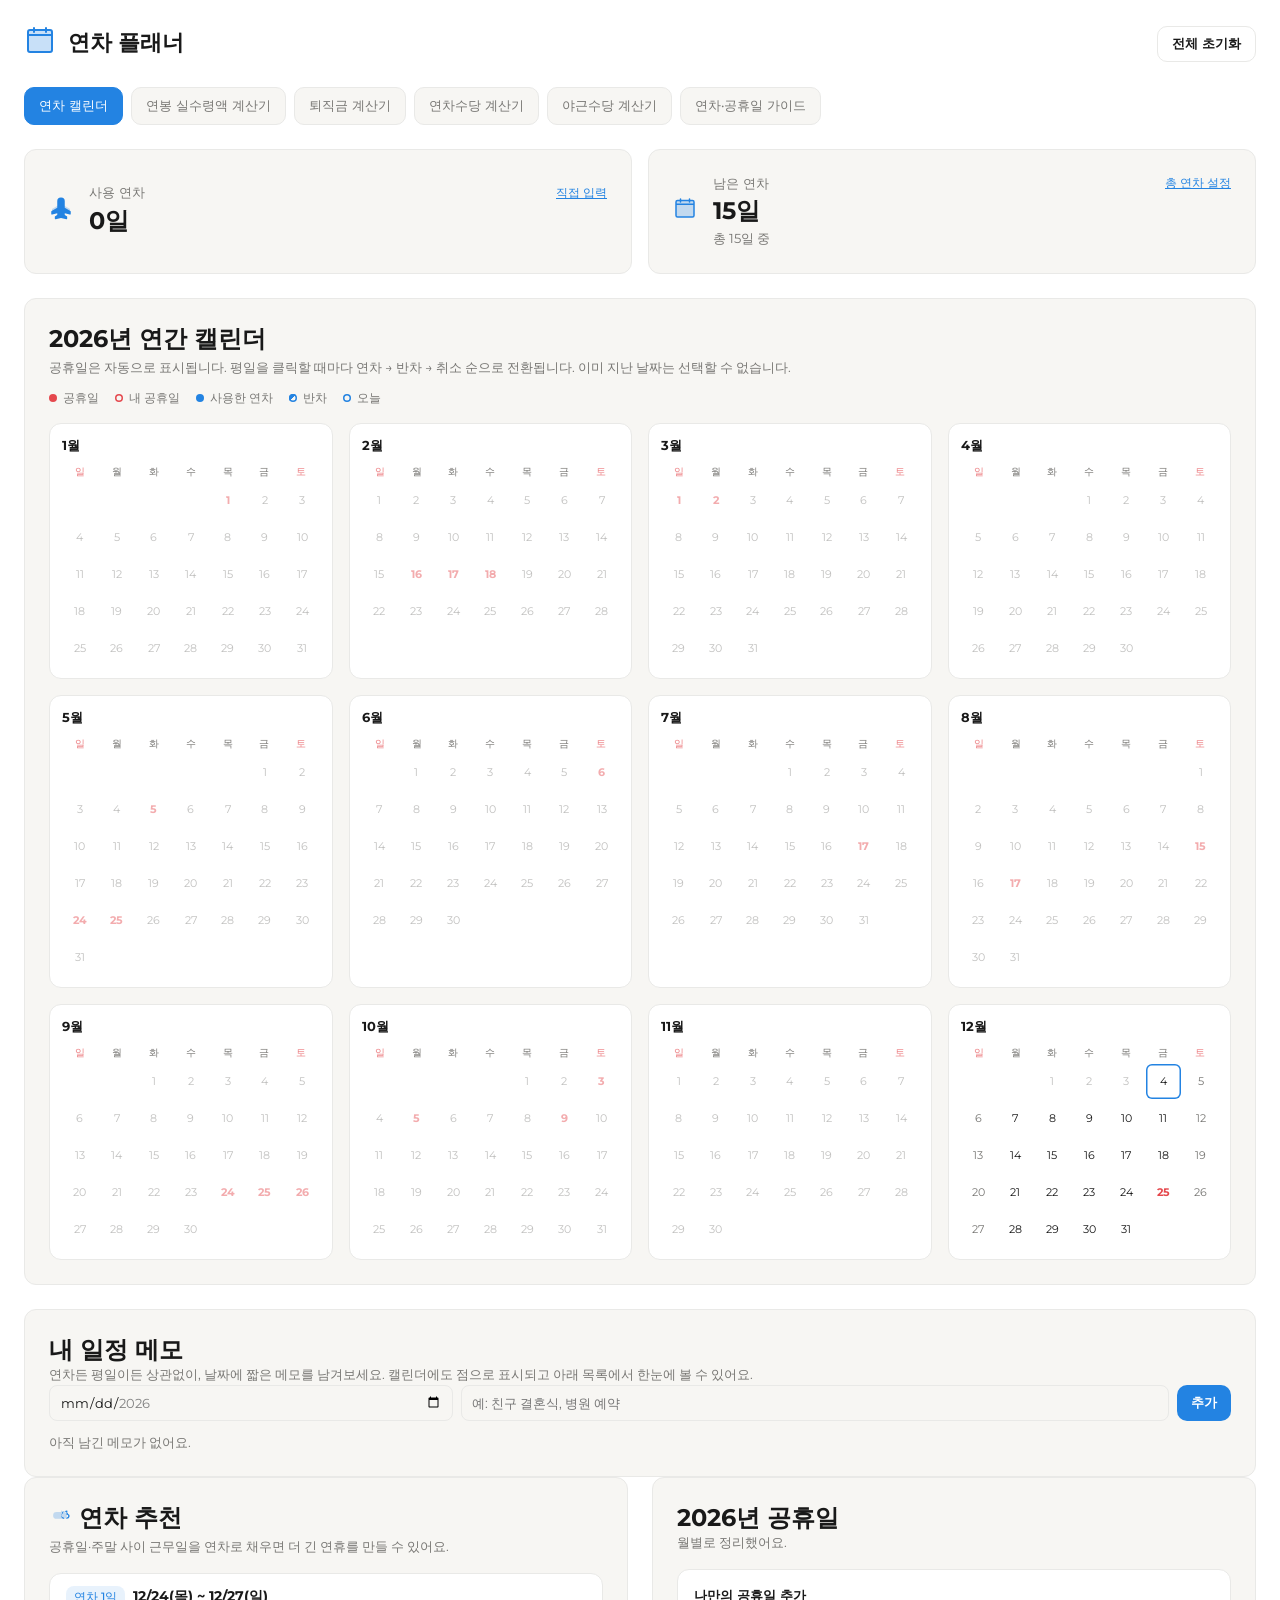
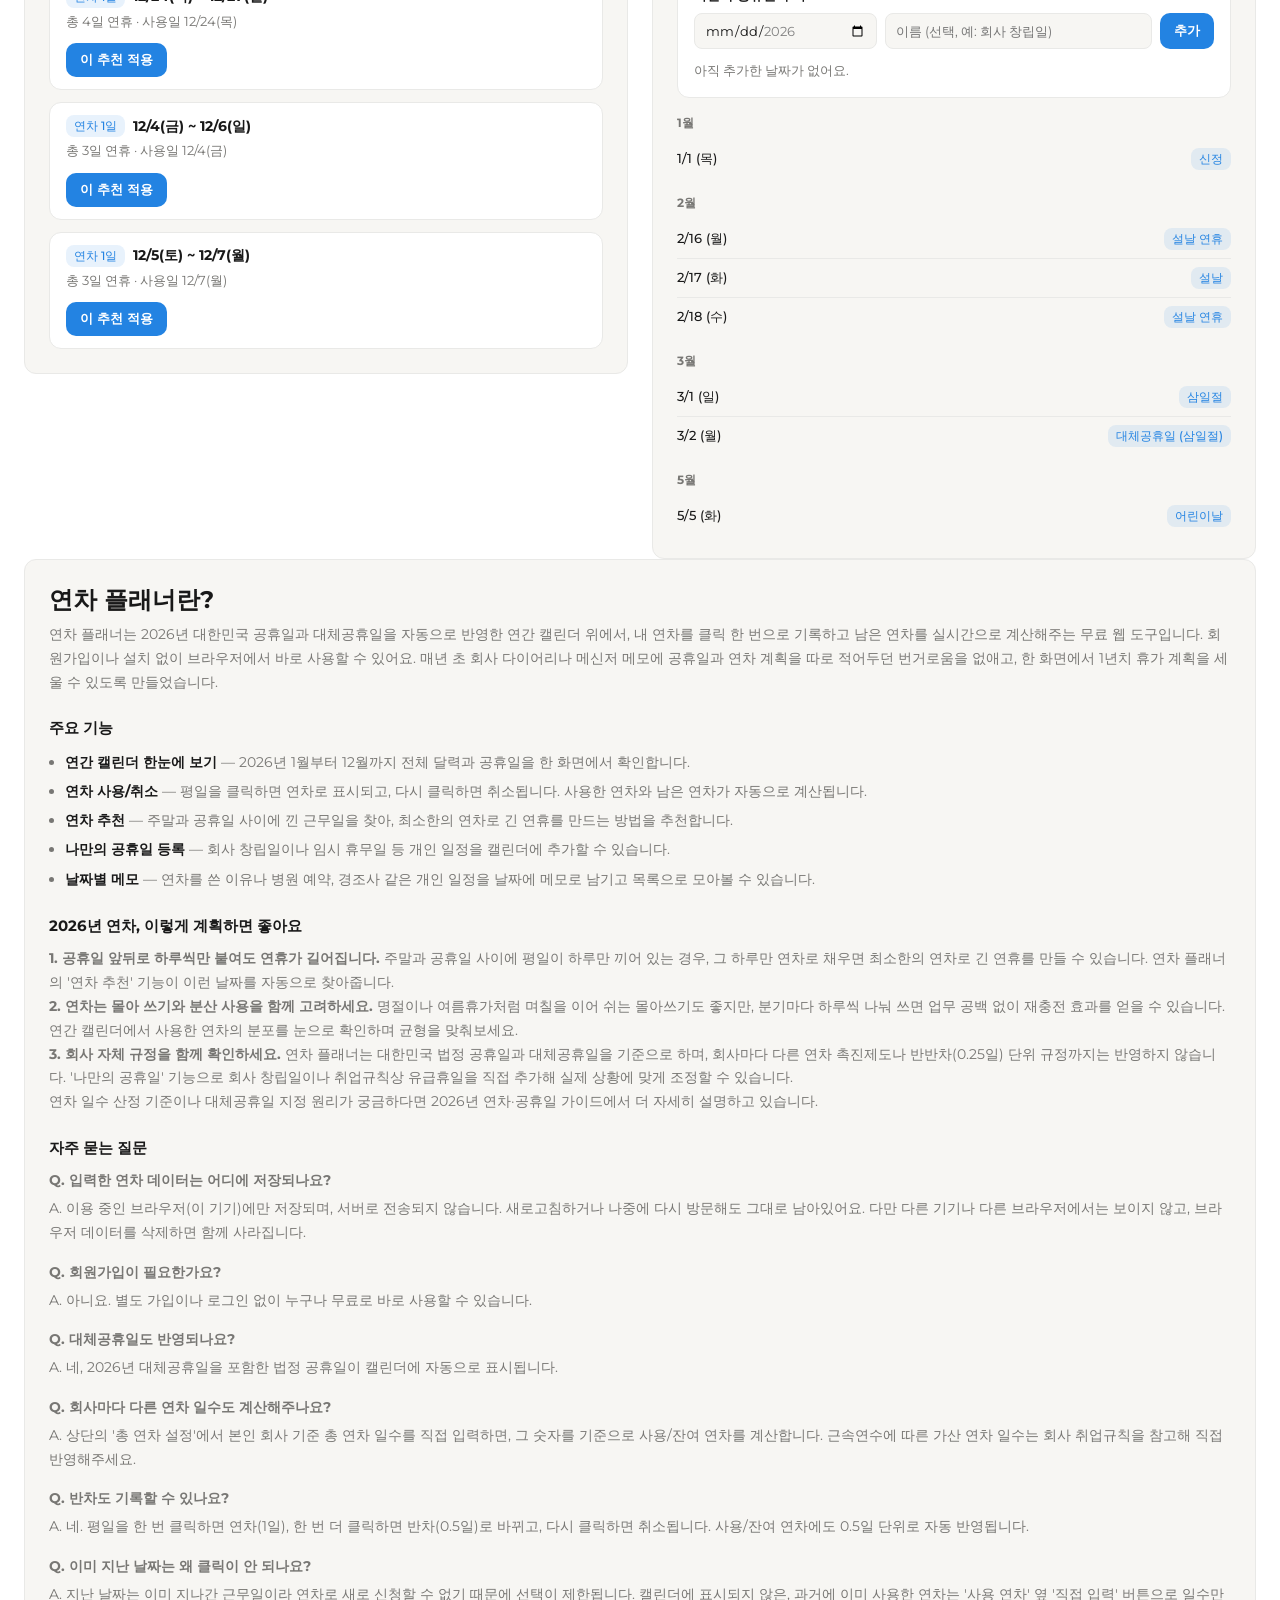
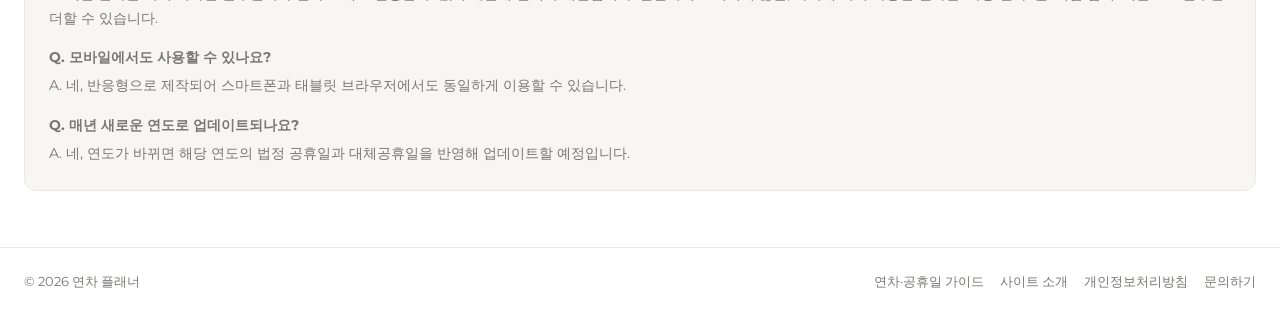
<file: index.html>
<!DOCTYPE html>
<html lang="ko">
<head>
<meta name="google-site-verification" content="qfntPKoLOPkdIbjdAfLNcV8YXRVJ-2KYeBwmfeif4Jw" />
<meta name="google-adsense-account" content="ca-pub-5515675358681382">
<meta charset="UTF-8">
<meta name="viewport" content="width=device-width, initial-scale=1.0">
<title>연차 플래너 - 2026년 연차 캘린더 & 공휴일 확인</title>
<meta name="description" content="2026년 대한민국 공휴일과 연차를 한 화면에서 확인하세요. 남은 연차 자동 계산, 연휴를 늘리는 연차 추천, 나만의 회사 휴일 등록까지 무료로 제공하는 연차 플래너입니다.">
<meta name="keywords" content="연차 플래너, 연차 계산기, 2026년 공휴일, 연차 캘린더, 연차 추천, 대체공휴일, 연차 관리">
<meta name="author" content="연차 플래너">
<meta name="robots" content="index, follow">
<link rel="canonical" href="https://kym981128.github.io/calendar/">
<link rel="icon" href="favicon.svg" type="image/svg+xml">

<meta property="og:type" content="website">
<meta property="og:title" content="연차 플래너 - 2026년 연차 캘린더 & 공휴일 확인">
<meta property="og:description" content="2026년 공휴일과 연차를 한눈에 확인하고, 연차 추천으로 더 긴 연휴를 만들어보세요.">
<meta property="og:url" content="https://kym981128.github.io/calendar/">
<meta property="og:locale" content="ko_KR">
<meta name="twitter:card" content="summary">
<meta name="twitter:title" content="연차 플래너 - 2026년 연차 캘린더 & 공휴일 확인">
<meta name="twitter:description" content="2026년 공휴일과 연차를 한눈에 확인하고, 연차 추천으로 더 긴 연휴를 만들어보세요.">

<link rel="stylesheet" href="css/tokens.css">
<link rel="stylesheet" href="css/base.css">
<link rel="stylesheet" href="css/components.css">
<link rel="stylesheet" href="css/layout.css">

<script type="application/ld+json">
{
  "@context": "https://schema.org",
  "@type": "WebApplication",
  "name": "연차 플래너",
  "url": "https://kym981128.github.io/calendar/",
  "description": "2026년 대한민국 공휴일과 연차를 한 화면에서 확인하고 관리하는 무료 웹 도구입니다.",
  "applicationCategory": "UtilitiesApplication",
  "operatingSystem": "Any",
  "inLanguage": "ko",
  "offers": {
    "@type": "Offer",
    "price": "0",
    "priceCurrency": "KRW"
  }
}
</script>
</head>
<body>

<div class="app-shell">

  <header class="app-header">
    <div class="app-header-title">
      <div id="headerIcon"></div>
      <h1>연차 플래너</h1>
    </div>
    <button class="btn btn-outline btn-sm" id="resetAllBtn">전체 초기화</button>
  </header>

  <nav class="site-nav">
    <a href="index.html" class="is-active">연차 캘린더</a>
    <a href="salary.html">연봉 실수령액 계산기</a>
    <a href="severance.html">퇴직금 계산기</a>
    <a href="leave-payout.html">연차수당 계산기</a>
    <a href="overtime.html">야근수당 계산기</a>
    <a href="guide.html">연차·공휴일 가이드</a>
  </nav>

  <section class="stats-row">
    <div class="card stat-card">
      <div id="iconPlane"></div>
      <div class="stat-card-body">
        <div class="stat-label-row">
          <span class="stat-label">사용 연차</span>
          <button type="button" class="stat-edit-btn" id="editManualUsedBtn">직접 입력</button>
        </div>
        <div class="stat-value" id="statUsed">0일</div>
        <div class="text-sub" id="manualUsedHint"></div>
      </div>
    </div>
    <div class="card stat-card">
      <div id="iconCalendar"></div>
      <div class="stat-card-body">
        <div class="stat-label-row">
          <span class="stat-label">남은 연차</span>
          <button type="button" class="stat-edit-btn" id="editTotalLeaveBtn">총 연차 설정</button>
        </div>
        <div class="stat-value" id="statRemaining">0일</div>
        <div class="text-sub" id="totalLeaveHint">총 0일 중</div>
      </div>
    </div>
  </section>

  <section class="card calendar-panel" id="calendarPanel">
    <div class="calendar-panel-header">
      <h2>2026년 연간 캘린더</h2>
      <p class="text-sub">공휴일은 자동으로 표시됩니다. 평일을 클릭할 때마다 연차 → 반차 → 취소 순으로 전환됩니다. 이미 지난 날짜는 선택할 수 없습니다.</p>
    </div>
    <div class="calendar-legend">
      <span class="legend-item"><i class="legend-dot legend-dot-holiday"></i>공휴일</span>
      <span class="legend-item"><i class="legend-dot legend-dot-custom"></i>내 공휴일</span>
      <span class="legend-item"><i class="legend-dot legend-dot-used"></i>사용한 연차</span>
      <span class="legend-item"><i class="legend-dot legend-dot-half"></i>반차</span>
      <span class="legend-item"><i class="legend-dot legend-dot-today"></i>오늘</span>
    </div>
    <div class="year-grid" id="yearGrid"></div>
  </section>

  <section class="card memo-panel" id="memoPanel">
    <h2>내 일정 메모</h2>
    <p class="text-sub">연차든 평일이든 상관없이, 날짜에 짧은 메모를 남겨보세요. 캘린더에도 점으로 표시되고 아래 목록에서 한눈에 볼 수 있어요.</p>
    <form id="memoForm" class="custom-holiday-form">
      <input type="date" id="memoDate" min="2026-01-01" max="2026-12-31" required>
      <input type="text" id="memoText" placeholder="예: 친구 결혼식, 병원 예약" maxlength="30" required>
      <button type="submit" class="btn btn-sm">추가</button>
    </form>
    <div class="custom-holiday-list" id="memoList"></div>
  </section>

  <section class="bottom-grid">
    <div class="card recommend-card" id="recommendPanel">
      <div class="recommend-header">
        <div id="iconBrain"></div>
        <h2>연차 추천</h2>
      </div>
      <p class="text-sub">공휴일·주말 사이 근무일을 연차로 채우면 더 긴 연휴를 만들 수 있어요.</p>
      <div class="recommend-list" id="recommendList"></div>
    </div>
    <div class="card search-panel" id="searchPanel">
      <h2>2026년 공휴일</h2>
      <p class="text-sub">월별로 정리했어요.</p>

      <div class="custom-holiday-box">
        <div class="custom-holiday-box-title">나만의 공휴일 추가</div>
        <form id="customHolidayForm" class="custom-holiday-form">
          <input type="date" id="customHolidayDate" min="2026-01-01" max="2026-12-31" required>
          <input type="text" id="customHolidayName" placeholder="이름 (선택, 예: 회사 창립일)" maxlength="20">
          <button type="submit" class="btn btn-sm">추가</button>
        </form>
        <div class="custom-holiday-list" id="customHolidayList"></div>
      </div>

      <div class="holiday-list" id="holidayList"></div>
    </div>
  </section>

  <section class="card info-panel" id="aboutPanel">
    <h2>연차 플래너란?</h2>
    <p>연차 플래너는 2026년 대한민국 공휴일과 대체공휴일을 자동으로 반영한 연간 캘린더 위에서, 내 연차를 클릭 한 번으로 기록하고 남은 연차를 실시간으로 계산해주는 무료 웹 도구입니다. 회원가입이나 설치 없이 브라우저에서 바로 사용할 수 있어요. 매년 초 회사 다이어리나 메신저 메모에 공휴일과 연차 계획을 따로 적어두던 번거로움을 없애고, 한 화면에서 1년치 휴가 계획을 세울 수 있도록 만들었습니다.</p>

    <h3>주요 기능</h3>
    <ul class="info-list">
      <li><strong>연간 캘린더 한눈에 보기</strong> — 2026년 1월부터 12월까지 전체 달력과 공휴일을 한 화면에서 확인합니다.</li>
      <li><strong>연차 사용/취소</strong> — 평일을 클릭하면 연차로 표시되고, 다시 클릭하면 취소됩니다. 사용한 연차와 남은 연차가 자동으로 계산됩니다.</li>
      <li><strong>연차 추천</strong> — 주말과 공휴일 사이에 낀 근무일을 찾아, 최소한의 연차로 긴 연휴를 만드는 방법을 추천합니다.</li>
      <li><strong>나만의 공휴일 등록</strong> — 회사 창립일이나 임시 휴무일 등 개인 일정을 캘린더에 추가할 수 있습니다.</li>
      <li><strong>날짜별 메모</strong> — 연차를 쓴 이유나 병원 예약, 경조사 같은 개인 일정을 날짜에 메모로 남기고 목록으로 모아볼 수 있습니다.</li>
    </ul>

    <h3>2026년 연차, 이렇게 계획하면 좋아요</h3>
    <p><strong>1. 공휴일 앞뒤로 하루씩만 붙여도 연휴가 길어집니다.</strong> 주말과 공휴일 사이에 평일이 하루만 끼어 있는 경우, 그 하루만 연차로 채우면 최소한의 연차로 긴 연휴를 만들 수 있습니다. 연차 플래너의 '연차 추천' 기능이 이런 날짜를 자동으로 찾아줍니다.</p>
    <p><strong>2. 연차는 몰아 쓰기와 분산 사용을 함께 고려하세요.</strong> 명절이나 여름휴가처럼 며칠을 이어 쉬는 몰아쓰기도 좋지만, 분기마다 하루씩 나눠 쓰면 업무 공백 없이 재충전 효과를 얻을 수 있습니다. 연간 캘린더에서 사용한 연차의 분포를 눈으로 확인하며 균형을 맞춰보세요.</p>
    <p><strong>3. 회사 자체 규정을 함께 확인하세요.</strong> 연차 플래너는 대한민국 법정 공휴일과 대체공휴일을 기준으로 하며, 회사마다 다른 연차 촉진제도나 반반차(0.25일) 단위 규정까지는 반영하지 않습니다. '나만의 공휴일' 기능으로 회사 창립일이나 취업규칙상 유급휴일을 직접 추가해 실제 상황에 맞게 조정할 수 있습니다.</p>
    <p>연차 일수 산정 기준이나 대체공휴일 지정 원리가 궁금하다면 <a href="guide.html">2026년 연차·공휴일 가이드</a>에서 더 자세히 설명하고 있습니다.</p>

    <h3>자주 묻는 질문</h3>
    <div class="faq-list">
      <div class="faq-item">
        <p class="faq-q">Q. 입력한 연차 데이터는 어디에 저장되나요?</p>
        <p class="faq-a">A. 이용 중인 브라우저(이 기기)에만 저장되며, 서버로 전송되지 않습니다. 새로고침하거나 나중에 다시 방문해도 그대로 남아있어요. 다만 다른 기기나 다른 브라우저에서는 보이지 않고, 브라우저 데이터를 삭제하면 함께 사라집니다.</p>
      </div>
      <div class="faq-item">
        <p class="faq-q">Q. 회원가입이 필요한가요?</p>
        <p class="faq-a">A. 아니요. 별도 가입이나 로그인 없이 누구나 무료로 바로 사용할 수 있습니다.</p>
      </div>
      <div class="faq-item">
        <p class="faq-q">Q. 대체공휴일도 반영되나요?</p>
        <p class="faq-a">A. 네, 2026년 대체공휴일을 포함한 법정 공휴일이 캘린더에 자동으로 표시됩니다.</p>
      </div>
      <div class="faq-item">
        <p class="faq-q">Q. 회사마다 다른 연차 일수도 계산해주나요?</p>
        <p class="faq-a">A. 상단의 '총 연차 설정'에서 본인 회사 기준 총 연차 일수를 직접 입력하면, 그 숫자를 기준으로 사용/잔여 연차를 계산합니다. 근속연수에 따른 가산 연차 일수는 회사 취업규칙을 참고해 직접 반영해주세요.</p>
      </div>
      <div class="faq-item">
        <p class="faq-q">Q. 반차도 기록할 수 있나요?</p>
        <p class="faq-a">A. 네. 평일을 한 번 클릭하면 연차(1일), 한 번 더 클릭하면 반차(0.5일)로 바뀌고, 다시 클릭하면 취소됩니다. 사용/잔여 연차에도 0.5일 단위로 자동 반영됩니다.</p>
      </div>
      <div class="faq-item">
        <p class="faq-q">Q. 이미 지난 날짜는 왜 클릭이 안 되나요?</p>
        <p class="faq-a">A. 지난 날짜는 이미 지나간 근무일이라 연차로 새로 신청할 수 없기 때문에 선택이 제한됩니다. 캘린더에 표시되지 않은, 과거에 이미 사용한 연차는 '사용 연차' 옆 '직접 입력' 버튼으로 일수만 더할 수 있습니다.</p>
      </div>
      <div class="faq-item">
        <p class="faq-q">Q. 모바일에서도 사용할 수 있나요?</p>
        <p class="faq-a">A. 네, 반응형으로 제작되어 스마트폰과 태블릿 브라우저에서도 동일하게 이용할 수 있습니다.</p>
      </div>
      <div class="faq-item">
        <p class="faq-q">Q. 매년 새로운 연도로 업데이트되나요?</p>
        <p class="faq-a">A. 네, 연도가 바뀌면 해당 연도의 법정 공휴일과 대체공휴일을 반영해 업데이트할 예정입니다.</p>
      </div>
    </div>
  </section>

</div>

<footer class="app-footer">
  <div class="app-footer-inner">
    <span>&copy; 2026 연차 플래너</span>
    <nav class="app-footer-nav">
      <a href="guide.html">연차·공휴일 가이드</a>
      <a href="about.html">사이트 소개</a>
      <a href="privacy.html">개인정보처리방침</a>
      <a href="mailto:kym981128@gmail.com">문의하기</a>
    </nav>
  </div>
</footer>

<script src="js/icons.js"></script>
<script src="js/data.js"></script>
<script src="js/calendar.js"></script>
<script src="js/holidays.js"></script>
<script src="js/recommend.js"></script>
<script src="js/stats.js"></script>
<script src="js/memo.js"></script>
<script src="js/main.js"></script>
</body>
</html>
</file>
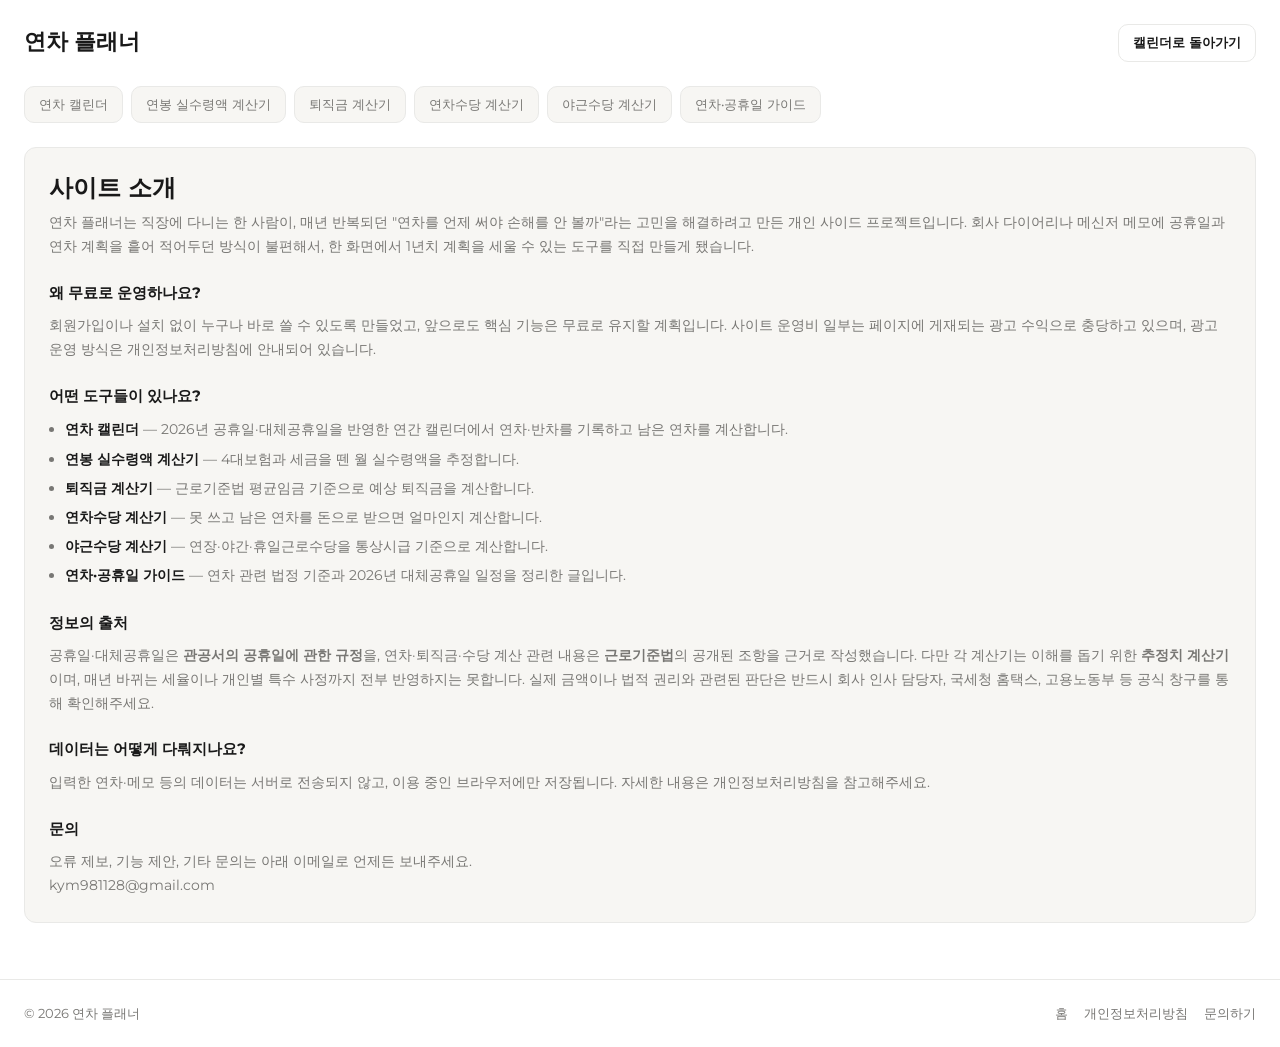
<file: about.html>
<!DOCTYPE html>
<html lang="ko">
<head>
<meta charset="UTF-8">
<meta name="viewport" content="width=device-width, initial-scale=1.0">
<title>사이트 소개 - 연차 플래너</title>
<meta name="description" content="연차 플래너를 만든 이유와 운영 방식, 공휴일·법률 정보의 출처, 문의 방법을 소개합니다.">
<meta name="robots" content="index, follow">
<link rel="canonical" href="https://kym981128.github.io/calendar/about.html">
<link rel="icon" href="favicon.svg" type="image/svg+xml">

<meta property="og:type" content="website">
<meta property="og:title" content="사이트 소개 - 연차 플래너">
<meta property="og:description" content="연차 플래너를 만든 이유와 운영 방식, 정보 출처를 소개합니다.">
<meta property="og:url" content="https://kym981128.github.io/calendar/about.html">
<meta property="og:locale" content="ko_KR">

<link rel="stylesheet" href="css/tokens.css">
<link rel="stylesheet" href="css/base.css">
<link rel="stylesheet" href="css/components.css">
<link rel="stylesheet" href="css/layout.css">
</head>
<body>

<div class="app-shell">

  <header class="app-header">
    <div class="app-header-title">
      <h1><a href="index.html">연차 플래너</a></h1>
    </div>
    <a class="btn btn-outline btn-sm" href="index.html">캘린더로 돌아가기</a>
  </header>

  <nav class="site-nav">
    <a href="index.html">연차 캘린더</a>
    <a href="salary.html">연봉 실수령액 계산기</a>
    <a href="severance.html">퇴직금 계산기</a>
    <a href="leave-payout.html">연차수당 계산기</a>
    <a href="overtime.html">야근수당 계산기</a>
    <a href="guide.html">연차·공휴일 가이드</a>
  </nav>

  <section class="card info-panel">
    <h2>사이트 소개</h2>
    <p>연차 플래너는 직장에 다니는 한 사람이, 매년 반복되던 "연차를 언제 써야 손해를 안 볼까"라는 고민을 해결하려고 만든 개인 사이드 프로젝트입니다. 회사 다이어리나 메신저 메모에 공휴일과 연차 계획을 흩어 적어두던 방식이 불편해서, 한 화면에서 1년치 계획을 세울 수 있는 도구를 직접 만들게 됐습니다.</p>

    <h3>왜 무료로 운영하나요?</h3>
    <p>회원가입이나 설치 없이 누구나 바로 쓸 수 있도록 만들었고, 앞으로도 핵심 기능은 무료로 유지할 계획입니다. 사이트 운영비 일부는 페이지에 게재되는 광고 수익으로 충당하고 있으며, 광고 운영 방식은 <a href="privacy.html">개인정보처리방침</a>에 안내되어 있습니다.</p>

    <h3>어떤 도구들이 있나요?</h3>
    <ul class="info-list">
      <li><strong><a href="index.html">연차 캘린더</a></strong> — 2026년 공휴일·대체공휴일을 반영한 연간 캘린더에서 연차·반차를 기록하고 남은 연차를 계산합니다.</li>
      <li><strong><a href="salary.html">연봉 실수령액 계산기</a></strong> — 4대보험과 세금을 뗀 월 실수령액을 추정합니다.</li>
      <li><strong><a href="severance.html">퇴직금 계산기</a></strong> — 근로기준법 평균임금 기준으로 예상 퇴직금을 계산합니다.</li>
      <li><strong><a href="leave-payout.html">연차수당 계산기</a></strong> — 못 쓰고 남은 연차를 돈으로 받으면 얼마인지 계산합니다.</li>
      <li><strong><a href="overtime.html">야근수당 계산기</a></strong> — 연장·야간·휴일근로수당을 통상시급 기준으로 계산합니다.</li>
      <li><strong><a href="guide.html">연차·공휴일 가이드</a></strong> — 연차 관련 법정 기준과 2026년 대체공휴일 일정을 정리한 글입니다.</li>
    </ul>

    <h3>정보의 출처</h3>
    <p>공휴일·대체공휴일은 <strong>관공서의 공휴일에 관한 규정</strong>을, 연차·퇴직금·수당 계산 관련 내용은 <strong>근로기준법</strong>의 공개된 조항을 근거로 작성했습니다. 다만 각 계산기는 이해를 돕기 위한 <strong>추정치 계산기</strong>이며, 매년 바뀌는 세율이나 개인별 특수 사정까지 전부 반영하지는 못합니다. 실제 금액이나 법적 권리와 관련된 판단은 반드시 회사 인사 담당자, 국세청 홈택스, 고용노동부 등 공식 창구를 통해 확인해주세요.</p>

    <h3>데이터는 어떻게 다뤄지나요?</h3>
    <p>입력한 연차·메모 등의 데이터는 서버로 전송되지 않고, 이용 중인 브라우저에만 저장됩니다. 자세한 내용은 <a href="privacy.html">개인정보처리방침</a>을 참고해주세요.</p>

    <h3>문의</h3>
    <p>오류 제보, 기능 제안, 기타 문의는 아래 이메일로 언제든 보내주세요.</p>
    <p><a href="mailto:kym981128@gmail.com">kym981128@gmail.com</a></p>
  </section>

</div>

<footer class="app-footer">
  <div class="app-footer-inner">
    <span>&copy; 2026 연차 플래너</span>
    <nav class="app-footer-nav">
      <a href="index.html">홈</a>
      <a href="privacy.html">개인정보처리방침</a>
      <a href="mailto:kym981128@gmail.com">문의하기</a>
    </nav>
  </div>
</footer>

</body>
</html>
</file>
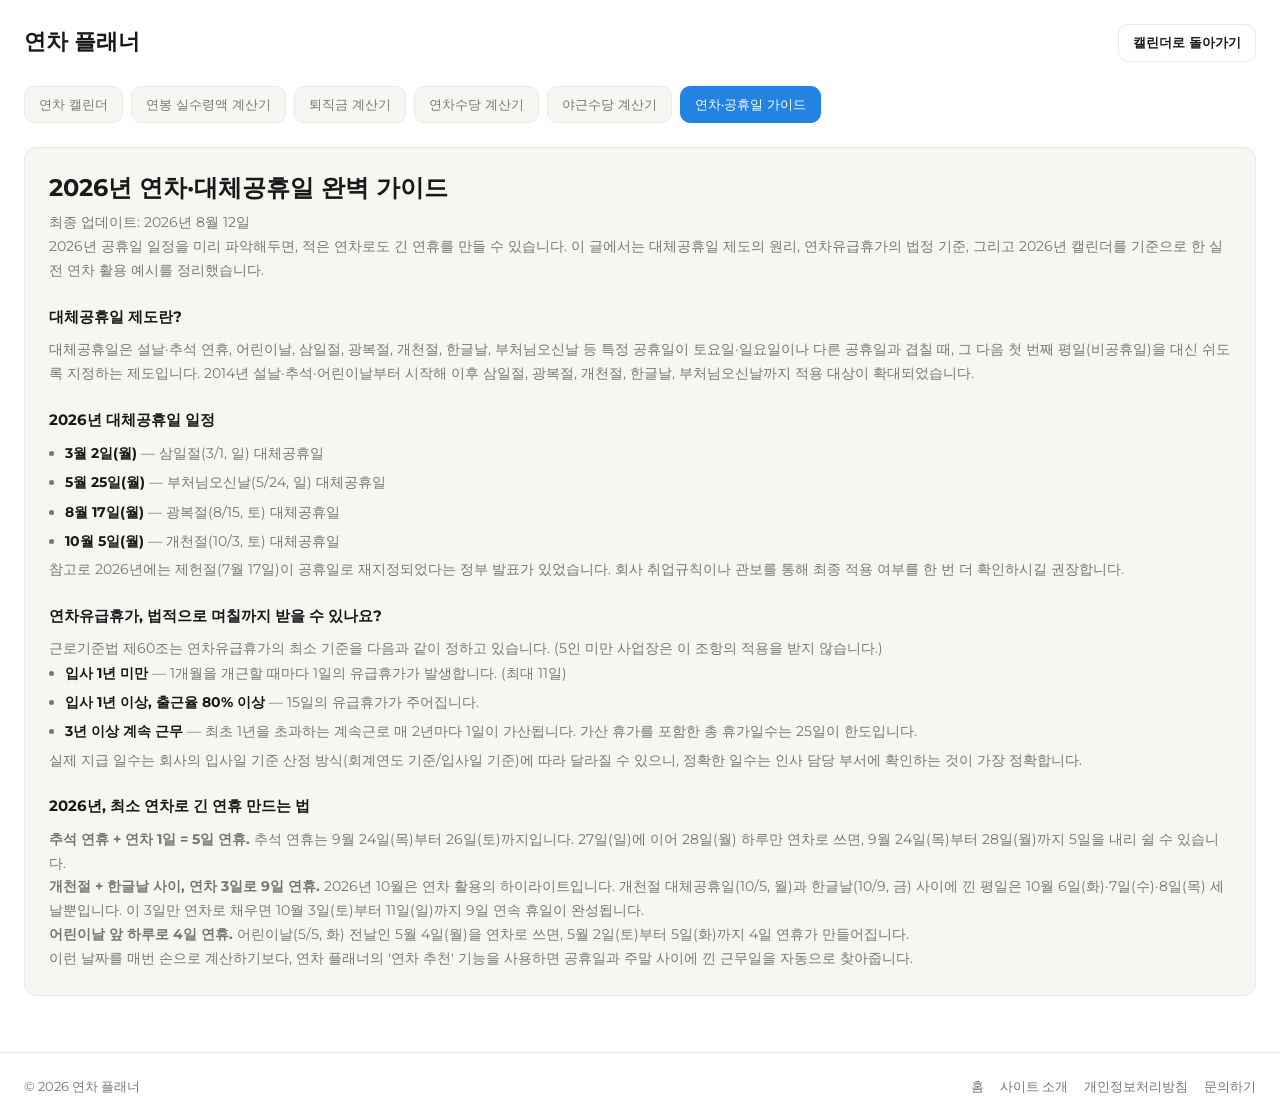
<file: guide.html>
<!DOCTYPE html>
<html lang="ko">
<head>
<meta charset="UTF-8">
<meta name="viewport" content="width=device-width, initial-scale=1.0">
<title>2026년 연차·대체공휴일 완벽 가이드 - 연차 플래너</title>
<meta name="description" content="2026년 대체공휴일 전체 일정과 연차유급휴가 법정 기준(근로기준법 제60조), 최소 연차로 긴 연휴를 만드는 실전 예시(추석·개천절·한글날 9일 연휴 만들기)까지 정리했습니다.">
<meta name="keywords" content="2026년 대체공휴일, 연차 계산법, 근로기준법 연차, 연차유급휴가, 2026년 공휴일, 샌드위치 데이">
<meta name="author" content="연차 플래너">
<meta name="robots" content="index, follow">
<link rel="canonical" href="https://kym981128.github.io/calendar/guide.html">
<link rel="icon" href="favicon.svg" type="image/svg+xml">

<meta property="og:type" content="article">
<meta property="og:title" content="2026년 연차·대체공휴일 완벽 가이드">
<meta property="og:description" content="2026년 대체공휴일 일정, 연차 법정 기준, 최소 연차로 긴 연휴 만드는 법을 정리했습니다.">
<meta property="og:url" content="https://kym981128.github.io/calendar/guide.html">
<meta property="og:locale" content="ko_KR">

<link rel="stylesheet" href="css/tokens.css">
<link rel="stylesheet" href="css/base.css">
<link rel="stylesheet" href="css/components.css">
<link rel="stylesheet" href="css/layout.css">

<script type="application/ld+json">
{
  "@context": "https://schema.org",
  "@type": "Article",
  "headline": "2026년 연차·대체공휴일 완벽 가이드",
  "description": "2026년 대체공휴일 전체 일정과 연차유급휴가 법정 기준, 최소 연차로 긴 연휴를 만드는 실전 예시를 정리했습니다.",
  "inLanguage": "ko",
  "author": { "@type": "Organization", "name": "연차 플래너" },
  "mainEntityOfPage": "https://kym981128.github.io/calendar/guide.html"
}
</script>
</head>
<body>

<div class="app-shell">

  <header class="app-header">
    <div class="app-header-title">
      <h1><a href="index.html">연차 플래너</a></h1>
    </div>
    <a class="btn btn-outline btn-sm" href="index.html">캘린더로 돌아가기</a>
  </header>

  <nav class="site-nav">
    <a href="index.html">연차 캘린더</a>
    <a href="salary.html">연봉 실수령액 계산기</a>
    <a href="severance.html">퇴직금 계산기</a>
    <a href="leave-payout.html">연차수당 계산기</a>
    <a href="overtime.html">야근수당 계산기</a>
    <a href="guide.html" class="is-active">연차·공휴일 가이드</a>
  </nav>

  <section class="card info-panel">
    <h2>2026년 연차·대체공휴일 완벽 가이드</h2>
    <p class="text-sub">최종 업데이트: 2026년 8월 12일</p>
    <p>2026년 공휴일 일정을 미리 파악해두면, 적은 연차로도 긴 연휴를 만들 수 있습니다. 이 글에서는 대체공휴일 제도의 원리, 연차유급휴가의 법정 기준, 그리고 2026년 캘린더를 기준으로 한 실전 연차 활용 예시를 정리했습니다.</p>

    <h3>대체공휴일 제도란?</h3>
    <p>대체공휴일은 설날·추석 연휴, 어린이날, 삼일절, 광복절, 개천절, 한글날, 부처님오신날 등 특정 공휴일이 토요일·일요일이나 다른 공휴일과 겹칠 때, 그 다음 첫 번째 평일(비공휴일)을 대신 쉬도록 지정하는 제도입니다. 2014년 설날·추석·어린이날부터 시작해 이후 삼일절, 광복절, 개천절, 한글날, 부처님오신날까지 적용 대상이 확대되었습니다.</p>

    <h3>2026년 대체공휴일 일정</h3>
    <ul class="info-list">
      <li><strong>3월 2일(월)</strong> — 삼일절(3/1, 일) 대체공휴일</li>
      <li><strong>5월 25일(월)</strong> — 부처님오신날(5/24, 일) 대체공휴일</li>
      <li><strong>8월 17일(월)</strong> — 광복절(8/15, 토) 대체공휴일</li>
      <li><strong>10월 5일(월)</strong> — 개천절(10/3, 토) 대체공휴일</li>
    </ul>
    <p class="text-sub">참고로 2026년에는 제헌절(7월 17일)이 공휴일로 재지정되었다는 정부 발표가 있었습니다. 회사 취업규칙이나 관보를 통해 최종 적용 여부를 한 번 더 확인하시길 권장합니다.</p>

    <h3>연차유급휴가, 법적으로 며칠까지 받을 수 있나요?</h3>
    <p>근로기준법 제60조는 연차유급휴가의 최소 기준을 다음과 같이 정하고 있습니다. (5인 미만 사업장은 이 조항의 적용을 받지 않습니다.)</p>
    <ul class="info-list">
      <li><strong>입사 1년 미만</strong> — 1개월을 개근할 때마다 1일의 유급휴가가 발생합니다. (최대 11일)</li>
      <li><strong>입사 1년 이상, 출근율 80% 이상</strong> — 15일의 유급휴가가 주어집니다.</li>
      <li><strong>3년 이상 계속 근무</strong> — 최초 1년을 초과하는 계속근로 매 2년마다 1일이 가산됩니다. 가산 휴가를 포함한 총 휴가일수는 25일이 한도입니다.</li>
    </ul>
    <p class="text-sub">실제 지급 일수는 회사의 입사일 기준 산정 방식(회계연도 기준/입사일 기준)에 따라 달라질 수 있으니, 정확한 일수는 인사 담당 부서에 확인하는 것이 가장 정확합니다.</p>

    <h3>2026년, 최소 연차로 긴 연휴 만드는 법</h3>
    <p><strong>추석 연휴 + 연차 1일 = 5일 연휴.</strong> 추석 연휴는 9월 24일(목)부터 26일(토)까지입니다. 27일(일)에 이어 28일(월) 하루만 연차로 쓰면, 9월 24일(목)부터 28일(월)까지 5일을 내리 쉴 수 있습니다.</p>
    <p><strong>개천절 + 한글날 사이, 연차 3일로 9일 연휴.</strong> 2026년 10월은 연차 활용의 하이라이트입니다. 개천절 대체공휴일(10/5, 월)과 한글날(10/9, 금) 사이에 낀 평일은 10월 6일(화)·7일(수)·8일(목) 세 날뿐입니다. 이 3일만 연차로 채우면 10월 3일(토)부터 11일(일)까지 9일 연속 휴일이 완성됩니다.</p>
    <p><strong>어린이날 앞 하루로 4일 연휴.</strong> 어린이날(5/5, 화) 전날인 5월 4일(월)을 연차로 쓰면, 5월 2일(토)부터 5일(화)까지 4일 연휴가 만들어집니다.</p>
    <p>이런 날짜를 매번 손으로 계산하기보다, <a href="index.html">연차 플래너</a>의 '연차 추천' 기능을 사용하면 공휴일과 주말 사이에 낀 근무일을 자동으로 찾아줍니다.</p>
  </section>

</div>

<footer class="app-footer">
  <div class="app-footer-inner">
    <span>&copy; 2026 연차 플래너</span>
    <nav class="app-footer-nav">
      <a href="index.html">홈</a>
      <a href="about.html">사이트 소개</a>
      <a href="privacy.html">개인정보처리방침</a>
      <a href="mailto:kym981128@gmail.com">문의하기</a>
    </nav>
  </div>
</footer>

</body>
</html>
</file>
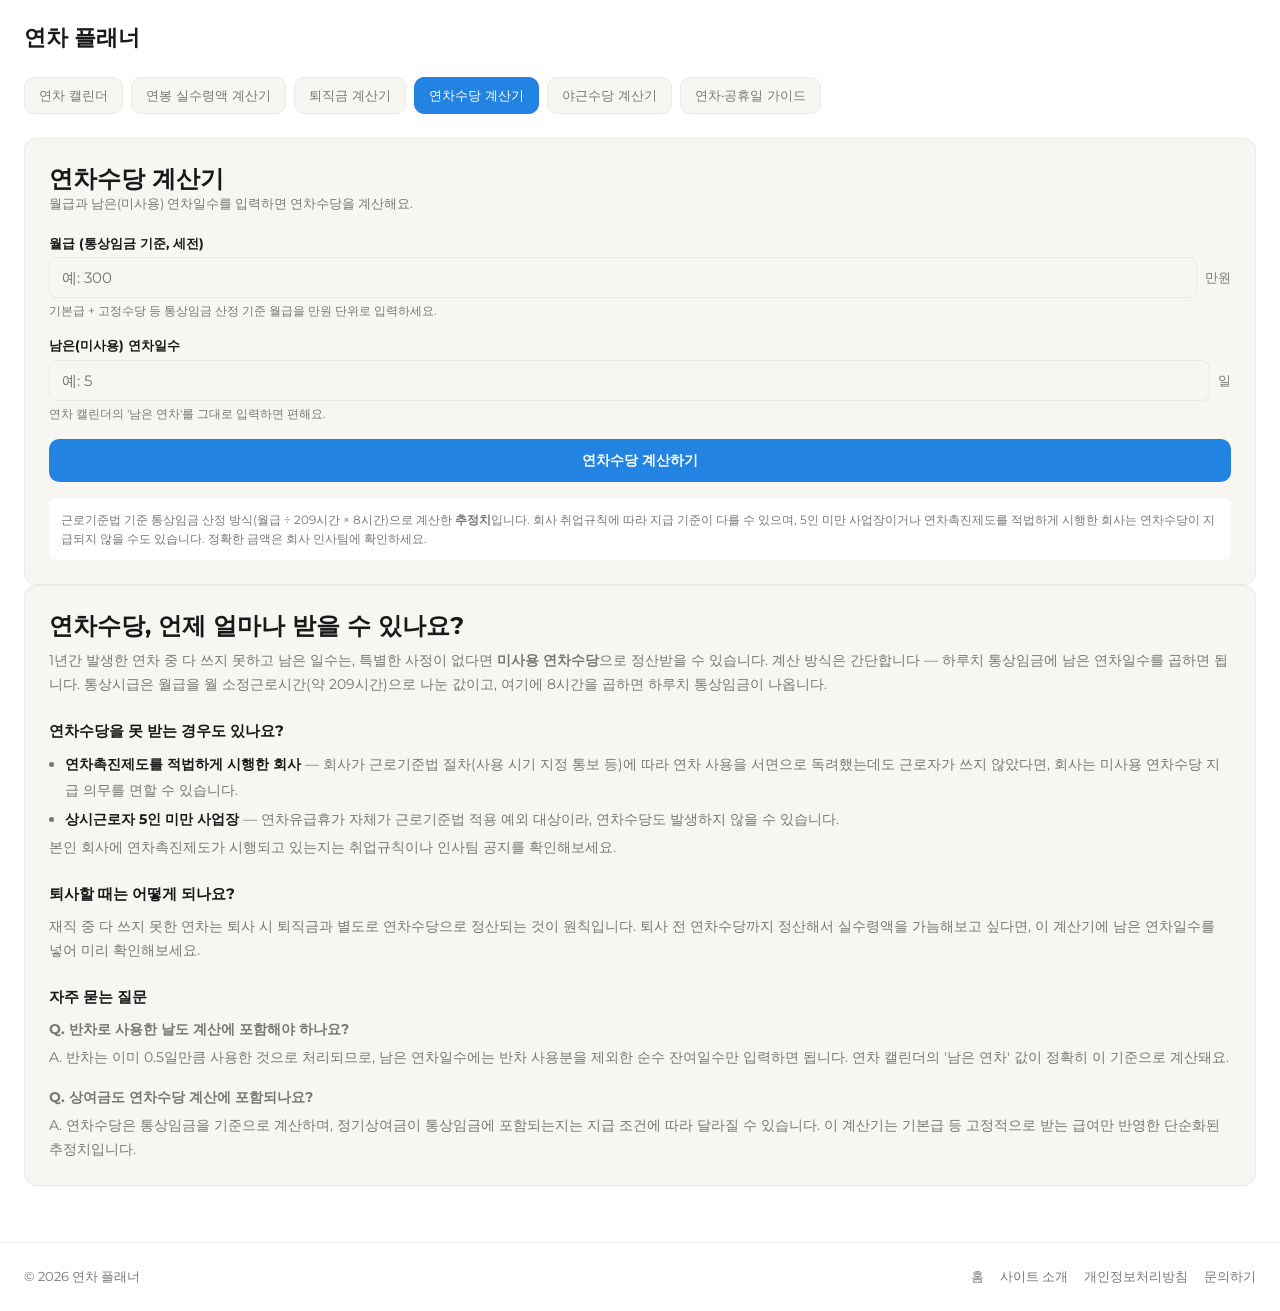
<file: leave-payout.html>
<!DOCTYPE html>
<html lang="ko">
<head>
<meta charset="UTF-8">
<meta name="viewport" content="width=device-width, initial-scale=1.0">
<title>연차수당 계산기 - 미사용 연차 수당 계산 | 연차 플래너</title>
<meta name="description" content="월급과 남은(미사용) 연차일수를 입력하면 통상임금 기준 연차수당을 바로 계산해드립니다. 연차를 다 못 쓰고 퇴사하거나 회계연도가 끝날 때 받을 수 있는 금액을 미리 확인하세요.">
<meta name="keywords" content="연차수당 계산기, 미사용 연차수당, 연차수당 지급기준, 연차수당 계산법, 통상임금">
<meta name="author" content="연차 플래너">
<meta name="robots" content="index, follow">
<link rel="canonical" href="https://kym981128.github.io/calendar/leave-payout.html">
<link rel="icon" href="favicon.svg" type="image/svg+xml">

<meta property="og:type" content="website">
<meta property="og:title" content="연차수당 계산기">
<meta property="og:description" content="미사용 연차를 돈으로 받으면 얼마인지 통상임금 기준으로 계산합니다.">
<meta property="og:url" content="https://kym981128.github.io/calendar/leave-payout.html">
<meta property="og:locale" content="ko_KR">

<link rel="stylesheet" href="css/tokens.css">
<link rel="stylesheet" href="css/base.css">
<link rel="stylesheet" href="css/components.css">
<link rel="stylesheet" href="css/layout.css">
<link rel="stylesheet" href="css/calculator.css">

<script type="application/ld+json">
{
  "@context": "https://schema.org",
  "@type": "WebApplication",
  "name": "연차수당 계산기",
  "url": "https://kym981128.github.io/calendar/leave-payout.html",
  "applicationCategory": "FinanceApplication",
  "operatingSystem": "Any",
  "inLanguage": "ko",
  "offers": { "@type": "Offer", "price": "0", "priceCurrency": "KRW" }
}
</script>
</head>
<body>

<div class="app-shell">

  <header class="app-header">
    <div class="app-header-title">
      <h1><a href="index.html">연차 플래너</a></h1>
    </div>
  </header>

  <nav class="site-nav">
    <a href="index.html">연차 캘린더</a>
    <a href="salary.html">연봉 실수령액 계산기</a>
    <a href="severance.html">퇴직금 계산기</a>
    <a href="leave-payout.html" class="is-active">연차수당 계산기</a>
    <a href="overtime.html">야근수당 계산기</a>
    <a href="guide.html">연차·공휴일 가이드</a>
  </nav>

  <section class="card">
    <h2>연차수당 계산기</h2>
    <p class="text-sub">월급과 남은(미사용) 연차일수를 입력하면 연차수당을 계산해요.</p>

    <form id="leavePayoutForm" class="calc-form" style="margin-top: 20px;">
      <div class="calc-field">
        <label for="lpMonthlySalary">월급 (통상임금 기준, 세전)</label>
        <div class="calc-input-row">
          <input type="number" id="lpMonthlySalary" min="0" step="1" placeholder="예: 300" required>
          <span class="calc-unit">만원</span>
        </div>
        <p class="calc-hint">기본급 + 고정수당 등 통상임금 산정 기준 월급을 만원 단위로 입력하세요.</p>
      </div>
      <div class="calc-field">
        <label for="lpUnusedDays">남은(미사용) 연차일수</label>
        <div class="calc-input-row">
          <input type="number" id="lpUnusedDays" min="0" step="0.5" placeholder="예: 5" required>
          <span class="calc-unit">일</span>
        </div>
        <p class="calc-hint"><a href="index.html">연차 캘린더</a>의 '남은 연차'를 그대로 입력하면 편해요.</p>
      </div>
      <button type="submit" class="btn">연차수당 계산하기</button>
    </form>

    <div class="calc-result" id="leavePayoutResult" hidden>
      <div class="calc-result-main">
        <div class="calc-result-label">예상 연차수당</div>
        <div class="calc-result-value" id="lpResultTotal">0원</div>
      </div>
      <div class="calc-result-rows">
        <div class="calc-result-row"><span class="calc-result-row-label">통상시급</span><span class="calc-result-row-value" id="lpRowHourly">0원</span></div>
        <div class="calc-result-row"><span class="calc-result-row-label">1일 통상임금</span><span class="calc-result-row-value" id="lpRowDaily">0원</span></div>
        <div class="calc-result-row"><span class="calc-result-row-label">미사용 연차일수</span><span class="calc-result-row-value" id="lpRowDays">0일</span></div>
      </div>
    </div>

    <p class="calc-disclaimer">근로기준법 기준 통상임금 산정 방식(월급 ÷ 209시간 × 8시간)으로 계산한 <strong>추정치</strong>입니다. 회사 취업규칙에 따라 지급 기준이 다를 수 있으며, 5인 미만 사업장이거나 연차촉진제도를 적법하게 시행한 회사는 연차수당이 지급되지 않을 수도 있습니다. 정확한 금액은 회사 인사팀에 확인하세요.</p>
  </section>

  <section class="card info-panel">
    <h2>연차수당, 언제 얼마나 받을 수 있나요?</h2>
    <p>1년간 발생한 연차 중 다 쓰지 못하고 남은 일수는, 특별한 사정이 없다면 <strong>미사용 연차수당</strong>으로 정산받을 수 있습니다. 계산 방식은 간단합니다 — 하루치 통상임금에 남은 연차일수를 곱하면 됩니다. 통상시급은 월급을 월 소정근로시간(약 209시간)으로 나눈 값이고, 여기에 8시간을 곱하면 하루치 통상임금이 나옵니다.</p>

    <h3>연차수당을 못 받는 경우도 있나요?</h3>
    <ul class="info-list">
      <li><strong>연차촉진제도를 적법하게 시행한 회사</strong> — 회사가 근로기준법 절차(사용 시기 지정 통보 등)에 따라 연차 사용을 서면으로 독려했는데도 근로자가 쓰지 않았다면, 회사는 미사용 연차수당 지급 의무를 면할 수 있습니다.</li>
      <li><strong>상시근로자 5인 미만 사업장</strong> — 연차유급휴가 자체가 근로기준법 적용 예외 대상이라, 연차수당도 발생하지 않을 수 있습니다.</li>
    </ul>
    <p class="text-sub">본인 회사에 연차촉진제도가 시행되고 있는지는 취업규칙이나 인사팀 공지를 확인해보세요.</p>

    <h3>퇴사할 때는 어떻게 되나요?</h3>
    <p>재직 중 다 쓰지 못한 연차는 퇴사 시 <a href="severance.html">퇴직금</a>과 별도로 연차수당으로 정산되는 것이 원칙입니다. 퇴사 전 연차수당까지 정산해서 실수령액을 가늠해보고 싶다면, 이 계산기에 남은 연차일수를 넣어 미리 확인해보세요.</p>

    <h3>자주 묻는 질문</h3>
    <div class="faq-list">
      <div class="faq-item">
        <p class="faq-q">Q. 반차로 사용한 날도 계산에 포함해야 하나요?</p>
        <p class="faq-a">A. 반차는 이미 0.5일만큼 사용한 것으로 처리되므로, 남은 연차일수에는 반차 사용분을 제외한 순수 잔여일수만 입력하면 됩니다. <a href="index.html">연차 캘린더</a>의 '남은 연차' 값이 정확히 이 기준으로 계산돼요.</p>
      </div>
      <div class="faq-item">
        <p class="faq-q">Q. 상여금도 연차수당 계산에 포함되나요?</p>
        <p class="faq-a">A. 연차수당은 통상임금을 기준으로 계산하며, 정기상여금이 통상임금에 포함되는지는 지급 조건에 따라 달라질 수 있습니다. 이 계산기는 기본급 등 고정적으로 받는 급여만 반영한 단순화된 추정치입니다.</p>
      </div>
    </div>
  </section>

</div>

<footer class="app-footer">
  <div class="app-footer-inner">
    <span>&copy; 2026 연차 플래너</span>
    <nav class="app-footer-nav">
      <a href="index.html">홈</a>
      <a href="about.html">사이트 소개</a>
      <a href="privacy.html">개인정보처리방침</a>
      <a href="mailto:kym981128@gmail.com">문의하기</a>
    </nav>
  </div>
</footer>

<script src="js/leave-payout.js"></script>
</body>
</html>
</file>
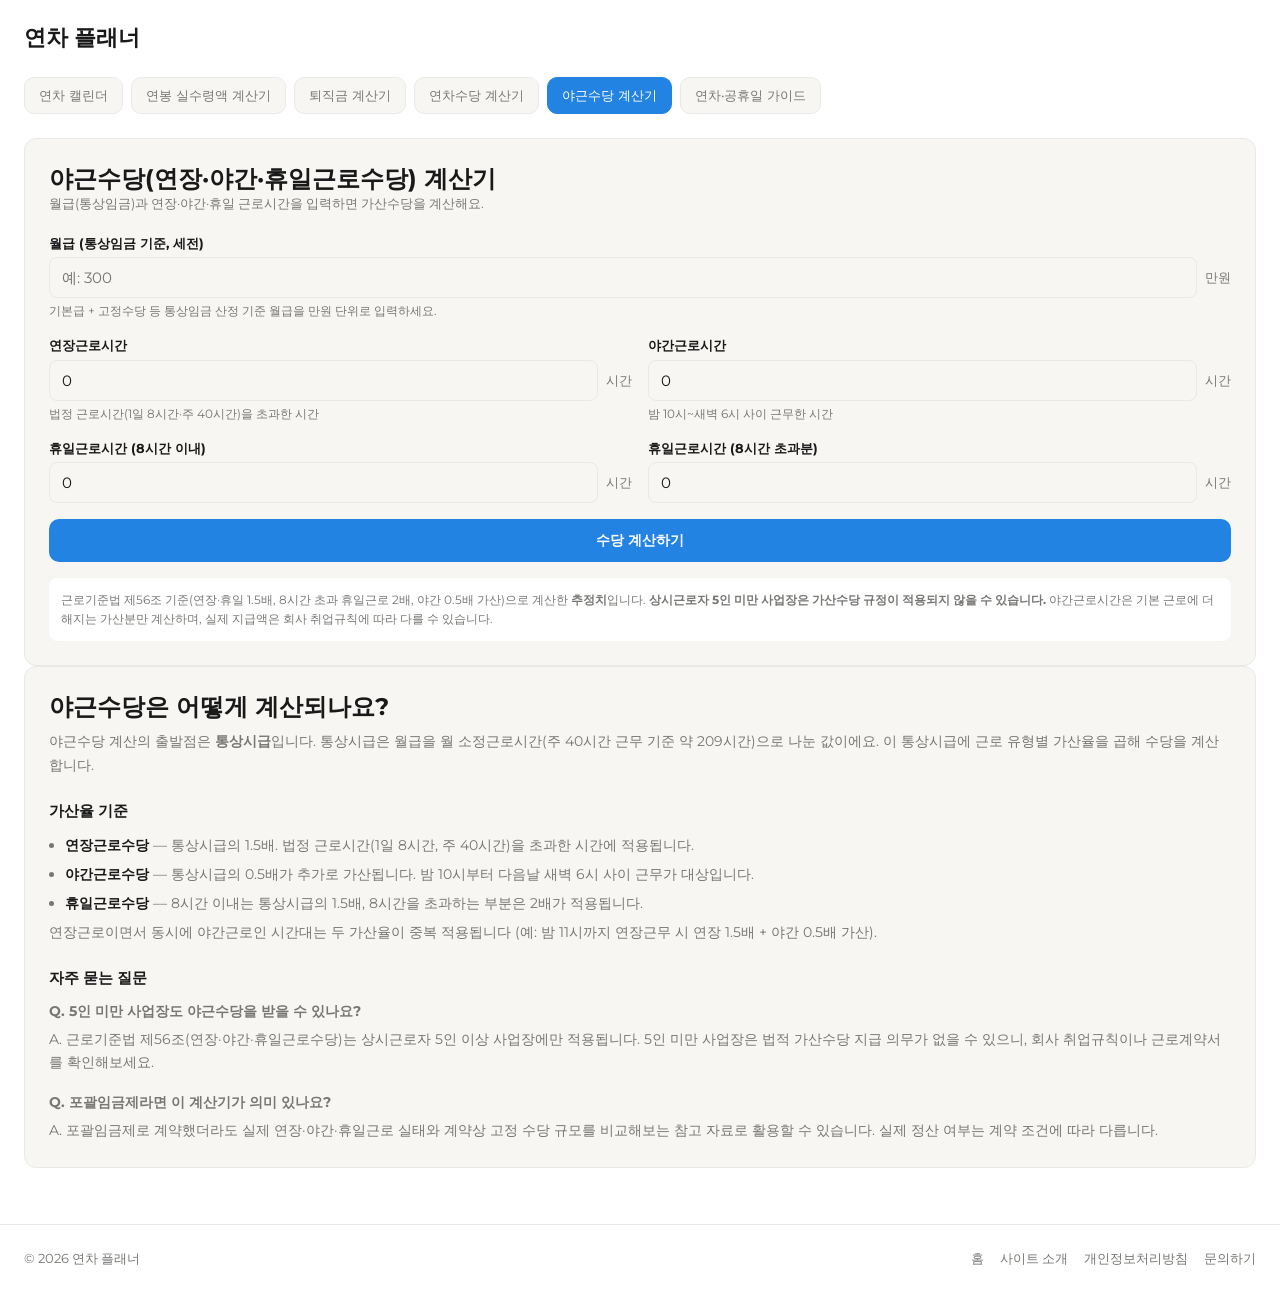
<file: overtime.html>
<!DOCTYPE html>
<html lang="ko">
<head>
<meta charset="UTF-8">
<meta name="viewport" content="width=device-width, initial-scale=1.0">
<title>야근수당 계산기 - 연장·야간·휴일근로수당 계산 | 연차 플래너</title>
<meta name="description" content="월급과 연장·야간·휴일 근로시간을 입력하면 통상시급 기준 가산수당을 바로 계산해드립니다. 근로기준법 기준 연장 1.5배, 야간 0.5배 가산, 휴일 1.5~2배 가산을 반영합니다.">
<meta name="keywords" content="야근수당 계산기, 연장근로수당, 야간수당, 휴일근로수당, 통상시급 계산법">
<meta name="author" content="연차 플래너">
<meta name="robots" content="index, follow">
<link rel="canonical" href="https://kym981128.github.io/calendar/overtime.html">
<link rel="icon" href="favicon.svg" type="image/svg+xml">

<meta property="og:type" content="website">
<meta property="og:title" content="야근수당 계산기">
<meta property="og:description" content="연장·야간·휴일근로수당을 통상시급 기준으로 계산합니다.">
<meta property="og:url" content="https://kym981128.github.io/calendar/overtime.html">
<meta property="og:locale" content="ko_KR">

<link rel="stylesheet" href="css/tokens.css">
<link rel="stylesheet" href="css/base.css">
<link rel="stylesheet" href="css/components.css">
<link rel="stylesheet" href="css/layout.css">
<link rel="stylesheet" href="css/calculator.css">

<script type="application/ld+json">
{
  "@context": "https://schema.org",
  "@type": "WebApplication",
  "name": "야근수당 계산기",
  "url": "https://kym981128.github.io/calendar/overtime.html",
  "applicationCategory": "FinanceApplication",
  "operatingSystem": "Any",
  "inLanguage": "ko",
  "offers": { "@type": "Offer", "price": "0", "priceCurrency": "KRW" }
}
</script>
</head>
<body>

<div class="app-shell">

  <header class="app-header">
    <div class="app-header-title">
      <h1><a href="index.html">연차 플래너</a></h1>
    </div>
  </header>

  <nav class="site-nav">
    <a href="index.html">연차 캘린더</a>
    <a href="salary.html">연봉 실수령액 계산기</a>
    <a href="severance.html">퇴직금 계산기</a>
    <a href="leave-payout.html">연차수당 계산기</a>
    <a href="overtime.html" class="is-active">야근수당 계산기</a>
    <a href="guide.html">연차·공휴일 가이드</a>
  </nav>

  <section class="card">
    <h2>야근수당(연장·야간·휴일근로수당) 계산기</h2>
    <p class="text-sub">월급(통상임금)과 연장·야간·휴일 근로시간을 입력하면 가산수당을 계산해요.</p>

    <form id="overtimeForm" class="calc-form" style="margin-top: 20px;">
      <div class="calc-field">
        <label for="monthlySalary">월급 (통상임금 기준, 세전)</label>
        <div class="calc-input-row">
          <input type="number" id="monthlySalary" min="0" step="1" placeholder="예: 300" required>
          <span class="calc-unit">만원</span>
        </div>
        <p class="calc-hint">기본급 + 고정수당 등 통상임금 산정 기준 월급을 만원 단위로 입력하세요.</p>
      </div>
      <div class="calc-grid-2">
        <div class="calc-field">
          <label for="extraHours">연장근로시간</label>
          <div class="calc-input-row">
            <input type="number" id="extraHours" min="0" step="0.5" value="0">
            <span class="calc-unit">시간</span>
          </div>
          <p class="calc-hint">법정 근로시간(1일 8시간·주 40시간)을 초과한 시간</p>
        </div>
        <div class="calc-field">
          <label for="nightHours">야간근로시간</label>
          <div class="calc-input-row">
            <input type="number" id="nightHours" min="0" step="0.5" value="0">
            <span class="calc-unit">시간</span>
          </div>
          <p class="calc-hint">밤 10시~새벽 6시 사이 근무한 시간</p>
        </div>
        <div class="calc-field">
          <label for="holidayHoursWithin8">휴일근로시간 (8시간 이내)</label>
          <div class="calc-input-row">
            <input type="number" id="holidayHoursWithin8" min="0" step="0.5" value="0">
            <span class="calc-unit">시간</span>
          </div>
        </div>
        <div class="calc-field">
          <label for="holidayHoursOver8">휴일근로시간 (8시간 초과분)</label>
          <div class="calc-input-row">
            <input type="number" id="holidayHoursOver8" min="0" step="0.5" value="0">
            <span class="calc-unit">시간</span>
          </div>
        </div>
      </div>
      <button type="submit" class="btn">수당 계산하기</button>
    </form>

    <div class="calc-result" id="overtimeResult" hidden>
      <div class="calc-result-main">
        <div class="calc-result-label">예상 가산수당 합계</div>
        <div class="calc-result-value" id="resultTotal">0원</div>
      </div>
      <div class="calc-result-rows">
        <div class="calc-result-row"><span class="calc-result-row-label">통상시급</span><span class="calc-result-row-value" id="rowHourly">0원</span></div>
        <div class="calc-result-row"><span class="calc-result-row-label">연장근로수당 (×1.5)</span><span class="calc-result-row-value" id="rowExtraPay">0원</span></div>
        <div class="calc-result-row"><span class="calc-result-row-label">야간근로 가산 (×0.5)</span><span class="calc-result-row-value" id="rowNightPay">0원</span></div>
        <div class="calc-result-row"><span class="calc-result-row-label">휴일근로수당</span><span class="calc-result-row-value" id="rowHolidayPay">0원</span></div>
      </div>
    </div>

    <p class="calc-disclaimer">근로기준법 제56조 기준(연장·휴일 1.5배, 8시간 초과 휴일근로 2배, 야간 0.5배 가산)으로 계산한 <strong>추정치</strong>입니다. <strong>상시근로자 5인 미만 사업장은 가산수당 규정이 적용되지 않을 수 있습니다.</strong> 야간근로시간은 기본 근로에 더해지는 가산분만 계산하며, 실제 지급액은 회사 취업규칙에 따라 다를 수 있습니다.</p>
  </section>

  <section class="card info-panel">
    <h2>야근수당은 어떻게 계산되나요?</h2>
    <p>야근수당 계산의 출발점은 <strong>통상시급</strong>입니다. 통상시급은 월급을 월 소정근로시간(주 40시간 근무 기준 약 209시간)으로 나눈 값이에요. 이 통상시급에 근로 유형별 가산율을 곱해 수당을 계산합니다.</p>

    <h3>가산율 기준</h3>
    <ul class="info-list">
      <li><strong>연장근로수당</strong> — 통상시급의 1.5배. 법정 근로시간(1일 8시간, 주 40시간)을 초과한 시간에 적용됩니다.</li>
      <li><strong>야간근로수당</strong> — 통상시급의 0.5배가 추가로 가산됩니다. 밤 10시부터 다음날 새벽 6시 사이 근무가 대상입니다.</li>
      <li><strong>휴일근로수당</strong> — 8시간 이내는 통상시급의 1.5배, 8시간을 초과하는 부분은 2배가 적용됩니다.</li>
    </ul>
    <p class="text-sub">연장근로이면서 동시에 야간근로인 시간대는 두 가산율이 중복 적용됩니다 (예: 밤 11시까지 연장근무 시 연장 1.5배 + 야간 0.5배 가산).</p>

    <h3>자주 묻는 질문</h3>
    <div class="faq-list">
      <div class="faq-item">
        <p class="faq-q">Q. 5인 미만 사업장도 야근수당을 받을 수 있나요?</p>
        <p class="faq-a">A. 근로기준법 제56조(연장·야간·휴일근로수당)는 상시근로자 5인 이상 사업장에만 적용됩니다. 5인 미만 사업장은 법적 가산수당 지급 의무가 없을 수 있으니, 회사 취업규칙이나 근로계약서를 확인해보세요.</p>
      </div>
      <div class="faq-item">
        <p class="faq-q">Q. 포괄임금제라면 이 계산기가 의미 있나요?</p>
        <p class="faq-a">A. 포괄임금제로 계약했더라도 실제 연장·야간·휴일근로 실태와 계약상 고정 수당 규모를 비교해보는 참고 자료로 활용할 수 있습니다. 실제 정산 여부는 계약 조건에 따라 다릅니다.</p>
      </div>
    </div>
  </section>

</div>

<footer class="app-footer">
  <div class="app-footer-inner">
    <span>&copy; 2026 연차 플래너</span>
    <nav class="app-footer-nav">
      <a href="index.html">홈</a>
      <a href="about.html">사이트 소개</a>
      <a href="privacy.html">개인정보처리방침</a>
      <a href="mailto:kym981128@gmail.com">문의하기</a>
    </nav>
  </div>
</footer>

<script src="js/overtime.js"></script>
</body>
</html>
</file>
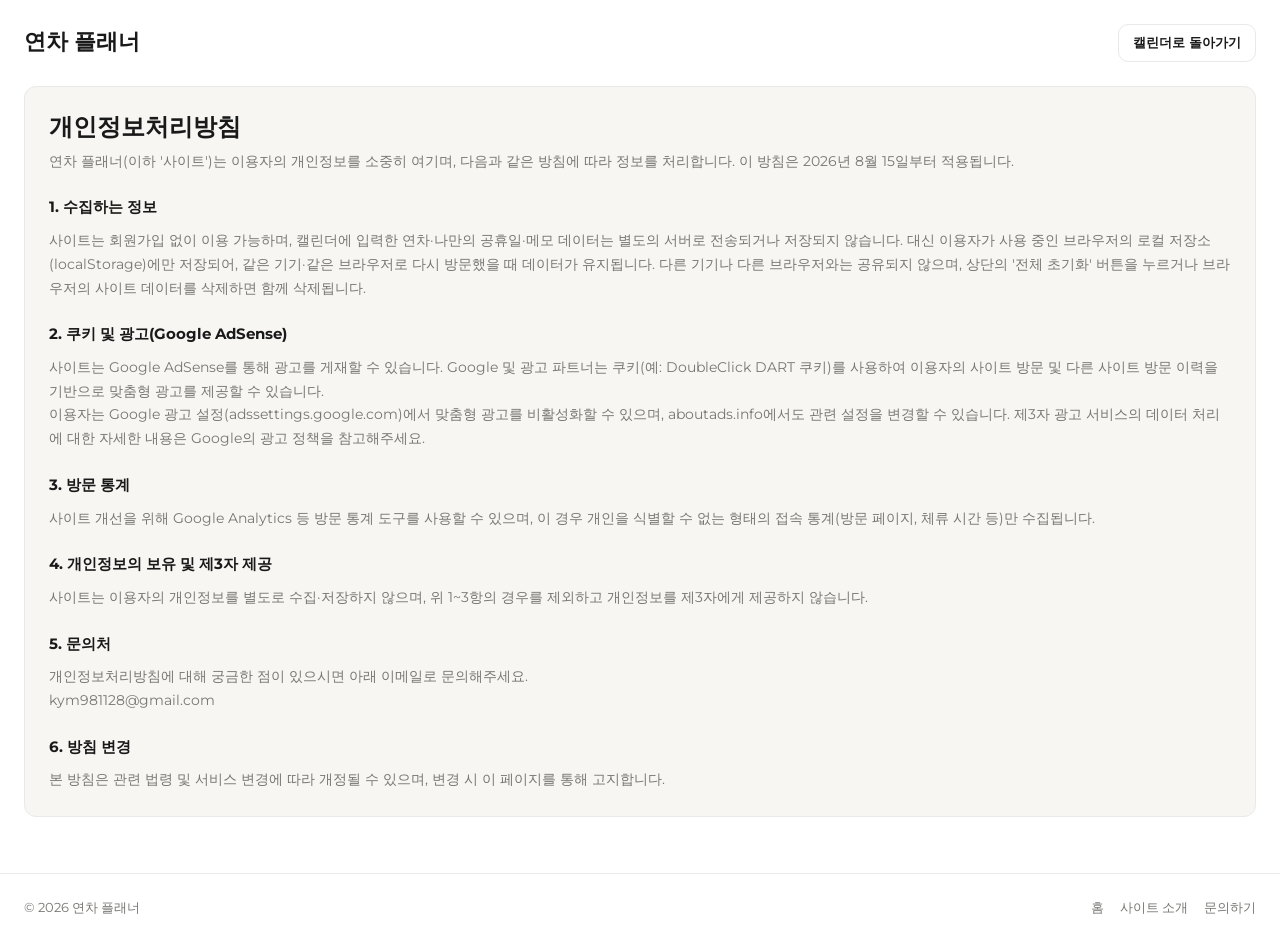
<file: privacy.html>
<!DOCTYPE html>
<html lang="ko">
<head>
<meta charset="UTF-8">
<meta name="viewport" content="width=device-width, initial-scale=1.0">
<title>개인정보처리방침 - 연차 플래너</title>
<meta name="description" content="연차 플래너의 개인정보처리방침입니다. 수집하는 정보, 쿠키 및 광고(Google AdSense) 이용 방식, 문의처를 안내합니다.">
<meta name="robots" content="index, follow">
<link rel="canonical" href="https://kym981128.github.io/calendar/privacy.html">
<link rel="icon" href="favicon.svg" type="image/svg+xml">

<link rel="stylesheet" href="css/tokens.css">
<link rel="stylesheet" href="css/base.css">
<link rel="stylesheet" href="css/components.css">
<link rel="stylesheet" href="css/layout.css">
</head>
<body>

<div class="app-shell">

  <header class="app-header">
    <div class="app-header-title">
      <h1><a href="index.html">연차 플래너</a></h1>
    </div>
    <a class="btn btn-outline btn-sm" href="index.html">캘린더로 돌아가기</a>
  </header>

  <section class="card info-panel">
    <h2>개인정보처리방침</h2>
    <p>연차 플래너(이하 '사이트')는 이용자의 개인정보를 소중히 여기며, 다음과 같은 방침에 따라 정보를 처리합니다. 이 방침은 2026년 8월 15일부터 적용됩니다.</p>

    <h3>1. 수집하는 정보</h3>
    <p>사이트는 회원가입 없이 이용 가능하며, 캘린더에 입력한 연차·나만의 공휴일·메모 데이터는 별도의 서버로 전송되거나 저장되지 않습니다. 대신 이용자가 사용 중인 브라우저의 로컬 저장소(localStorage)에만 저장되어, 같은 기기·같은 브라우저로 다시 방문했을 때 데이터가 유지됩니다. 다른 기기나 다른 브라우저와는 공유되지 않으며, 상단의 '전체 초기화' 버튼을 누르거나 브라우저의 사이트 데이터를 삭제하면 함께 삭제됩니다.</p>

    <h3>2. 쿠키 및 광고(Google AdSense)</h3>
    <p>사이트는 Google AdSense를 통해 광고를 게재할 수 있습니다. Google 및 광고 파트너는 쿠키(예: DoubleClick DART 쿠키)를 사용하여 이용자의 사이트 방문 및 다른 사이트 방문 이력을 기반으로 맞춤형 광고를 제공할 수 있습니다.</p>
    <p>이용자는 Google 광고 설정(<a href="https://adssettings.google.com/" target="_blank" rel="noopener noreferrer">adssettings.google.com</a>)에서 맞춤형 광고를 비활성화할 수 있으며, <a href="https://www.aboutads.info/choices/" target="_blank" rel="noopener noreferrer">aboutads.info</a>에서도 관련 설정을 변경할 수 있습니다. 제3자 광고 서비스의 데이터 처리에 대한 자세한 내용은 Google의 <a href="https://policies.google.com/technologies/ads" target="_blank" rel="noopener noreferrer">광고 정책</a>을 참고해주세요.</p>

    <h3>3. 방문 통계</h3>
    <p>사이트 개선을 위해 Google Analytics 등 방문 통계 도구를 사용할 수 있으며, 이 경우 개인을 식별할 수 없는 형태의 접속 통계(방문 페이지, 체류 시간 등)만 수집됩니다.</p>

    <h3>4. 개인정보의 보유 및 제3자 제공</h3>
    <p>사이트는 이용자의 개인정보를 별도로 수집·저장하지 않으며, 위 1~3항의 경우를 제외하고 개인정보를 제3자에게 제공하지 않습니다.</p>

    <h3>5. 문의처</h3>
    <p>개인정보처리방침에 대해 궁금한 점이 있으시면 아래 이메일로 문의해주세요.</p>
    <p><a href="mailto:kym981128@gmail.com">kym981128@gmail.com</a></p>

    <h3>6. 방침 변경</h3>
    <p>본 방침은 관련 법령 및 서비스 변경에 따라 개정될 수 있으며, 변경 시 이 페이지를 통해 고지합니다.</p>
  </section>

</div>

<footer class="app-footer">
  <div class="app-footer-inner">
    <span>&copy; 2026 연차 플래너</span>
    <nav class="app-footer-nav">
      <a href="index.html">홈</a>
      <a href="about.html">사이트 소개</a>
      <a href="mailto:kym981128@gmail.com">문의하기</a>
    </nav>
  </div>
</footer>

</body>
</html>
</file>
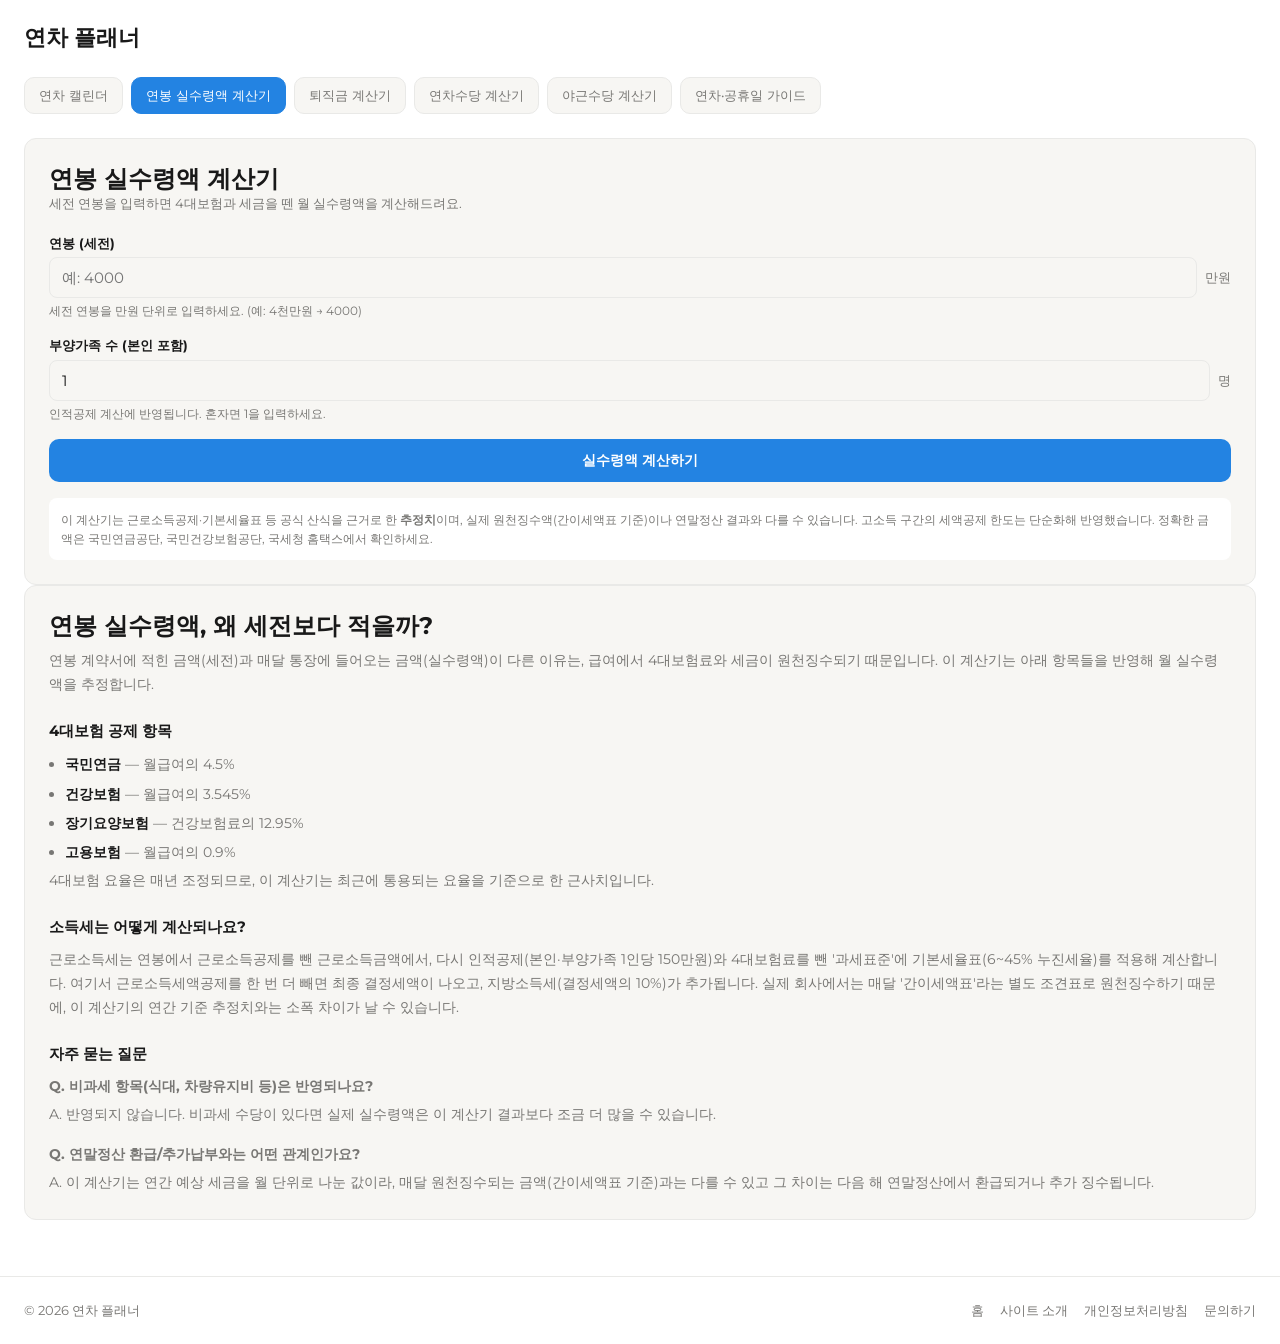
<file: salary.html>
<!DOCTYPE html>
<html lang="ko">
<head>
<meta charset="UTF-8">
<meta name="viewport" content="width=device-width, initial-scale=1.0">
<title>연봉 실수령액 계산기 - 4대보험·세금 공제 후 월급 계산 | 연차 플래너</title>
<meta name="description" content="연봉을 입력하면 국민연금·건강보험·장기요양보험·고용보험과 소득세·지방소득세를 공제한 월 실수령액을 바로 계산해드립니다. 부양가족 수까지 반영하는 무료 계산기입니다.">
<meta name="keywords" content="연봉 실수령액 계산기, 연봉 실수령액, 4대보험 계산, 월급 실수령액, 연봉 세금">
<meta name="author" content="연차 플래너">
<meta name="robots" content="index, follow">
<link rel="canonical" href="https://kym981128.github.io/calendar/salary.html">
<link rel="icon" href="favicon.svg" type="image/svg+xml">

<meta property="og:type" content="website">
<meta property="og:title" content="연봉 실수령액 계산기">
<meta property="og:description" content="연봉 입력 한 번으로 4대보험·세금 공제 후 월 실수령액을 계산합니다.">
<meta property="og:url" content="https://kym981128.github.io/calendar/salary.html">
<meta property="og:locale" content="ko_KR">

<link rel="stylesheet" href="css/tokens.css">
<link rel="stylesheet" href="css/base.css">
<link rel="stylesheet" href="css/components.css">
<link rel="stylesheet" href="css/layout.css">
<link rel="stylesheet" href="css/calculator.css">

<script type="application/ld+json">
{
  "@context": "https://schema.org",
  "@type": "WebApplication",
  "name": "연봉 실수령액 계산기",
  "url": "https://kym981128.github.io/calendar/salary.html",
  "applicationCategory": "FinanceApplication",
  "operatingSystem": "Any",
  "inLanguage": "ko",
  "offers": { "@type": "Offer", "price": "0", "priceCurrency": "KRW" }
}
</script>
</head>
<body>

<div class="app-shell">

  <header class="app-header">
    <div class="app-header-title">
      <h1><a href="index.html">연차 플래너</a></h1>
    </div>
  </header>

  <nav class="site-nav">
    <a href="index.html">연차 캘린더</a>
    <a href="salary.html" class="is-active">연봉 실수령액 계산기</a>
    <a href="severance.html">퇴직금 계산기</a>
    <a href="leave-payout.html">연차수당 계산기</a>
    <a href="overtime.html">야근수당 계산기</a>
    <a href="guide.html">연차·공휴일 가이드</a>
  </nav>

  <section class="card">
    <h2>연봉 실수령액 계산기</h2>
    <p class="text-sub">세전 연봉을 입력하면 4대보험과 세금을 뗀 월 실수령액을 계산해드려요.</p>

    <form id="salaryForm" class="calc-form" style="margin-top: 20px;">
      <div class="calc-field">
        <label for="annualGross">연봉 (세전)</label>
        <div class="calc-input-row">
          <input type="number" id="annualGross" min="0" step="1" placeholder="예: 4000" required>
          <span class="calc-unit">만원</span>
        </div>
        <p class="calc-hint">세전 연봉을 만원 단위로 입력하세요. (예: 4천만원 → 4000)</p>
      </div>
      <div class="calc-field">
        <label for="dependents">부양가족 수 (본인 포함)</label>
        <div class="calc-input-row">
          <input type="number" id="dependents" min="1" step="1" value="1" required>
          <span class="calc-unit">명</span>
        </div>
        <p class="calc-hint">인적공제 계산에 반영됩니다. 혼자면 1을 입력하세요.</p>
      </div>
      <button type="submit" class="btn">실수령액 계산하기</button>
    </form>

    <div class="calc-result" id="salaryResult" hidden>
      <div class="calc-result-main">
        <div class="calc-result-label">월 예상 실수령액</div>
        <div class="calc-result-value" id="resultMonthlyNet">0원</div>
        <div class="text-sub" id="resultAnnualNet" style="margin-top: 4px;"></div>
      </div>
      <div class="calc-result-rows">
        <div class="calc-result-row"><span class="calc-result-row-label">세전 월급</span><span class="calc-result-row-value" id="rowGross">0원</span></div>
        <div class="calc-result-row"><span class="calc-result-row-label">국민연금</span><span class="calc-result-row-value" id="rowPension">0원</span></div>
        <div class="calc-result-row"><span class="calc-result-row-label">건강보험</span><span class="calc-result-row-value" id="rowHealth">0원</span></div>
        <div class="calc-result-row"><span class="calc-result-row-label">장기요양보험</span><span class="calc-result-row-value" id="rowLtc">0원</span></div>
        <div class="calc-result-row"><span class="calc-result-row-label">고용보험</span><span class="calc-result-row-value" id="rowEmployment">0원</span></div>
        <div class="calc-result-row"><span class="calc-result-row-label">소득세</span><span class="calc-result-row-value" id="rowIncomeTax">0원</span></div>
        <div class="calc-result-row"><span class="calc-result-row-label">지방소득세</span><span class="calc-result-row-value" id="rowLocalTax">0원</span></div>
      </div>
    </div>

    <p class="calc-disclaimer">이 계산기는 근로소득공제·기본세율표 등 공식 산식을 근거로 한 <strong>추정치</strong>이며, 실제 원천징수액(간이세액표 기준)이나 연말정산 결과와 다를 수 있습니다. 고소득 구간의 세액공제 한도는 단순화해 반영했습니다. 정확한 금액은 국민연금공단, 국민건강보험공단, 국세청 홈택스에서 확인하세요.</p>
  </section>

  <section class="card info-panel">
    <h2>연봉 실수령액, 왜 세전보다 적을까?</h2>
    <p>연봉 계약서에 적힌 금액(세전)과 매달 통장에 들어오는 금액(실수령액)이 다른 이유는, 급여에서 4대보험료와 세금이 원천징수되기 때문입니다. 이 계산기는 아래 항목들을 반영해 월 실수령액을 추정합니다.</p>

    <h3>4대보험 공제 항목</h3>
    <ul class="info-list">
      <li><strong>국민연금</strong> — 월급여의 4.5%</li>
      <li><strong>건강보험</strong> — 월급여의 3.545%</li>
      <li><strong>장기요양보험</strong> — 건강보험료의 12.95%</li>
      <li><strong>고용보험</strong> — 월급여의 0.9%</li>
    </ul>
    <p class="text-sub">4대보험 요율은 매년 조정되므로, 이 계산기는 최근에 통용되는 요율을 기준으로 한 근사치입니다.</p>

    <h3>소득세는 어떻게 계산되나요?</h3>
    <p>근로소득세는 연봉에서 근로소득공제를 뺀 근로소득금액에서, 다시 인적공제(본인·부양가족 1인당 150만원)와 4대보험료를 뺀 '과세표준'에 기본세율표(6~45% 누진세율)를 적용해 계산합니다. 여기서 근로소득세액공제를 한 번 더 빼면 최종 결정세액이 나오고, 지방소득세(결정세액의 10%)가 추가됩니다. 실제 회사에서는 매달 '간이세액표'라는 별도 조견표로 원천징수하기 때문에, 이 계산기의 연간 기준 추정치와는 소폭 차이가 날 수 있습니다.</p>

    <h3>자주 묻는 질문</h3>
    <div class="faq-list">
      <div class="faq-item">
        <p class="faq-q">Q. 비과세 항목(식대, 차량유지비 등)은 반영되나요?</p>
        <p class="faq-a">A. 반영되지 않습니다. 비과세 수당이 있다면 실제 실수령액은 이 계산기 결과보다 조금 더 많을 수 있습니다.</p>
      </div>
      <div class="faq-item">
        <p class="faq-q">Q. 연말정산 환급/추가납부와는 어떤 관계인가요?</p>
        <p class="faq-a">A. 이 계산기는 연간 예상 세금을 월 단위로 나눈 값이라, 매달 원천징수되는 금액(간이세액표 기준)과는 다를 수 있고 그 차이는 다음 해 연말정산에서 환급되거나 추가 징수됩니다.</p>
      </div>
    </div>
  </section>

</div>

<footer class="app-footer">
  <div class="app-footer-inner">
    <span>&copy; 2026 연차 플래너</span>
    <nav class="app-footer-nav">
      <a href="index.html">홈</a>
      <a href="about.html">사이트 소개</a>
      <a href="privacy.html">개인정보처리방침</a>
      <a href="mailto:kym981128@gmail.com">문의하기</a>
    </nav>
  </div>
</footer>

<script src="js/salary.js"></script>
</body>
</html>
</file>
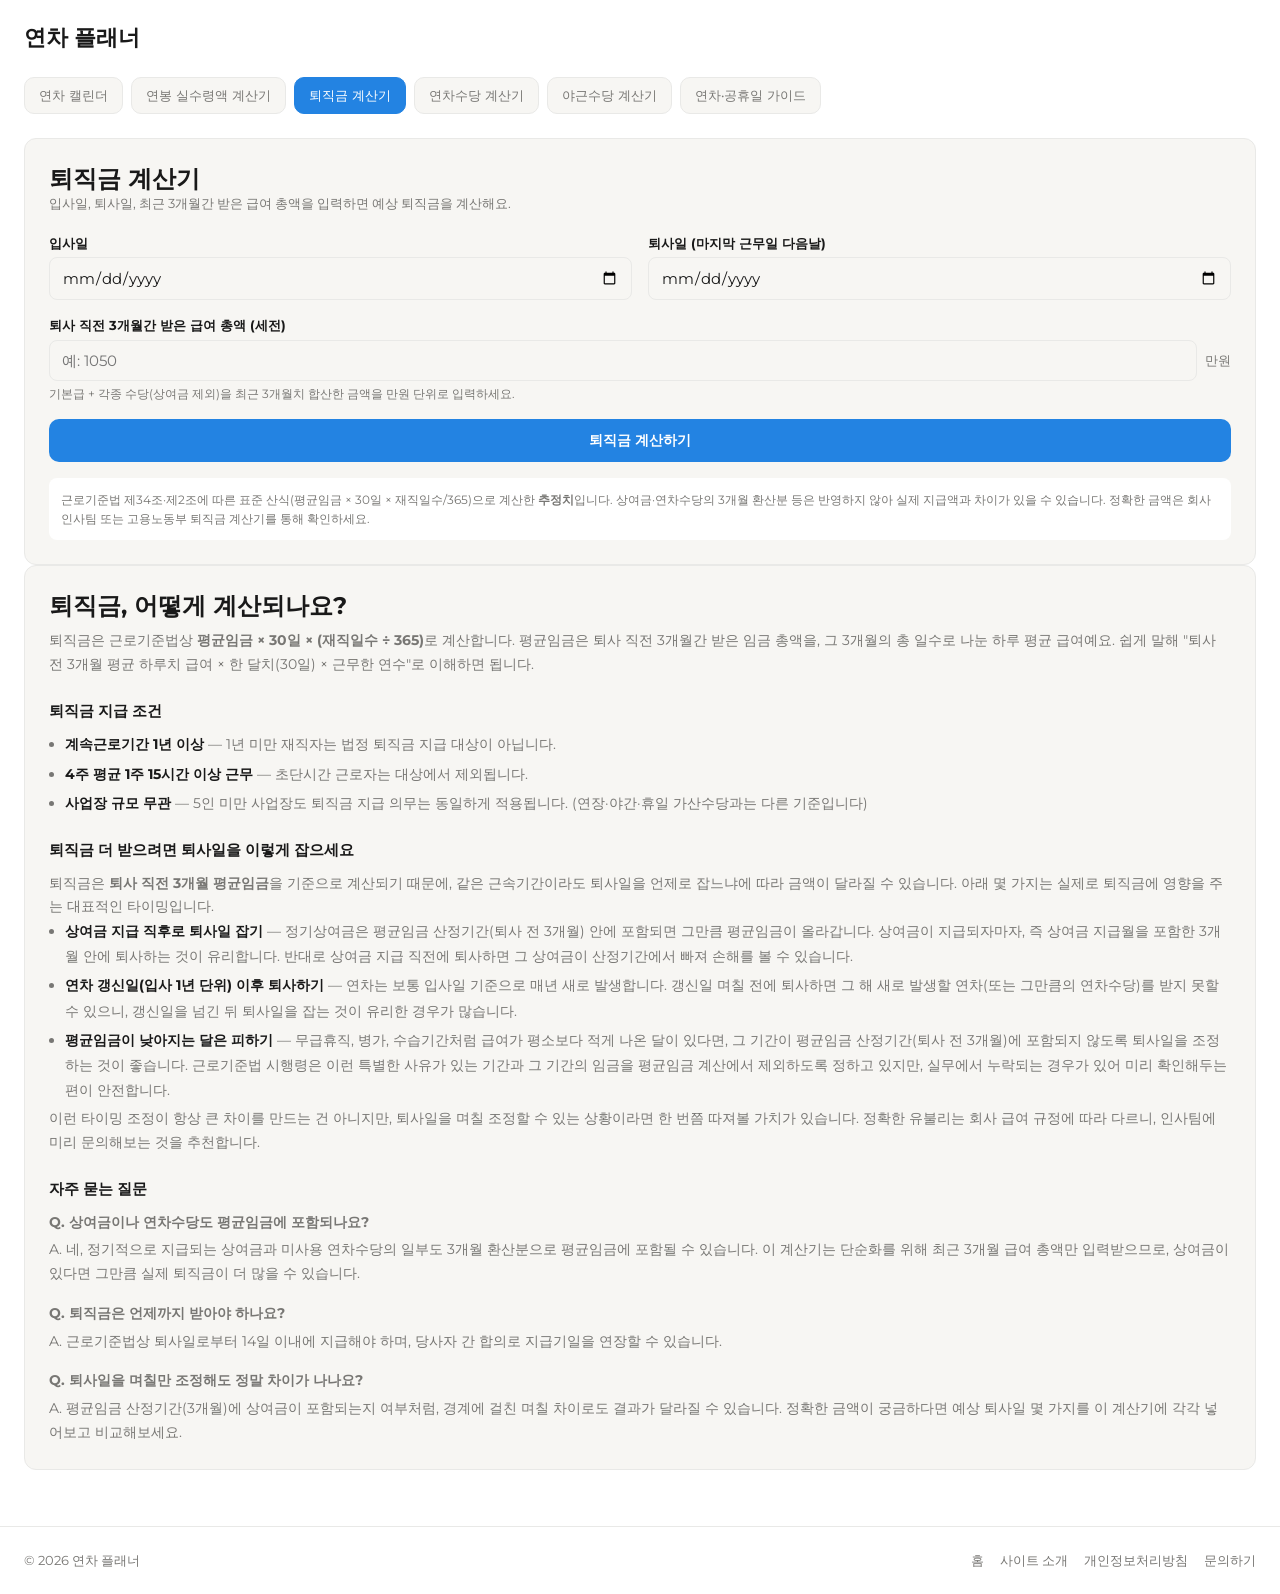
<file: severance.html>
<!DOCTYPE html>
<html lang="ko">
<head>
<meta charset="UTF-8">
<meta name="viewport" content="width=device-width, initial-scale=1.0">
<title>퇴직금 계산기 - 평균임금 기준 예상 퇴직금 계산 | 연차 플래너</title>
<meta name="description" content="입사일, 퇴사일, 최근 3개월 급여만 입력하면 근로기준법 기준 평균임금으로 예상 퇴직금을 계산해드립니다. 1년 미만 재직자는 지급 대상 여부도 안내합니다.">
<meta name="keywords" content="퇴직금 계산기, 퇴직금 계산법, 평균임금, 퇴직금 지급기준, 근로기준법 퇴직금">
<meta name="author" content="연차 플래너">
<meta name="robots" content="index, follow">
<link rel="canonical" href="https://kym981128.github.io/calendar/severance.html">
<link rel="icon" href="favicon.svg" type="image/svg+xml">

<meta property="og:type" content="website">
<meta property="og:title" content="퇴직금 계산기">
<meta property="og:description" content="입사일·퇴사일·최근 3개월 급여로 예상 퇴직금을 계산합니다.">
<meta property="og:url" content="https://kym981128.github.io/calendar/severance.html">
<meta property="og:locale" content="ko_KR">

<link rel="stylesheet" href="css/tokens.css">
<link rel="stylesheet" href="css/base.css">
<link rel="stylesheet" href="css/components.css">
<link rel="stylesheet" href="css/layout.css">
<link rel="stylesheet" href="css/calculator.css">

<script type="application/ld+json">
{
  "@context": "https://schema.org",
  "@type": "WebApplication",
  "name": "퇴직금 계산기",
  "url": "https://kym981128.github.io/calendar/severance.html",
  "applicationCategory": "FinanceApplication",
  "operatingSystem": "Any",
  "inLanguage": "ko",
  "offers": { "@type": "Offer", "price": "0", "priceCurrency": "KRW" }
}
</script>
</head>
<body>

<div class="app-shell">

  <header class="app-header">
    <div class="app-header-title">
      <h1><a href="index.html">연차 플래너</a></h1>
    </div>
  </header>

  <nav class="site-nav">
    <a href="index.html">연차 캘린더</a>
    <a href="salary.html">연봉 실수령액 계산기</a>
    <a href="severance.html" class="is-active">퇴직금 계산기</a>
    <a href="leave-payout.html">연차수당 계산기</a>
    <a href="overtime.html">야근수당 계산기</a>
    <a href="guide.html">연차·공휴일 가이드</a>
  </nav>

  <section class="card">
    <h2>퇴직금 계산기</h2>
    <p class="text-sub">입사일, 퇴사일, 최근 3개월간 받은 급여 총액을 입력하면 예상 퇴직금을 계산해요.</p>

    <form id="severanceForm" class="calc-form" style="margin-top: 20px;">
      <div class="calc-grid-2">
        <div class="calc-field">
          <label for="hireDate">입사일</label>
          <div class="calc-input-row">
            <input type="date" id="hireDate" required>
          </div>
        </div>
        <div class="calc-field">
          <label for="resignDate">퇴사일 (마지막 근무일 다음날)</label>
          <div class="calc-input-row">
            <input type="date" id="resignDate" required>
          </div>
        </div>
      </div>
      <div class="calc-field">
        <label for="recent3MonthPay">퇴사 직전 3개월간 받은 급여 총액 (세전)</label>
        <div class="calc-input-row">
          <input type="number" id="recent3MonthPay" min="0" step="1" placeholder="예: 1050" required>
          <span class="calc-unit">만원</span>
        </div>
        <p class="calc-hint">기본급 + 각종 수당(상여금 제외)을 최근 3개월치 합산한 금액을 만원 단위로 입력하세요.</p>
      </div>
      <button type="submit" class="btn">퇴직금 계산하기</button>
    </form>

    <p class="calc-disclaimer" id="severanceWarn" hidden style="color: var(--color-holiday); background: rgba(229,72,77,.08);"></p>

    <div class="calc-result" id="severanceResult" hidden>
      <div class="calc-result-main">
        <div class="calc-result-label">예상 퇴직금</div>
        <div class="calc-result-value" id="resultSeverance">0원</div>
      </div>
      <div class="calc-result-rows">
        <div class="calc-result-row"><span class="calc-result-row-label">재직기간</span><span class="calc-result-row-value" id="rowTenure">-</span></div>
        <div class="calc-result-row"><span class="calc-result-row-label">평균임금 산정기간 일수</span><span class="calc-result-row-value" id="rowPeriodDays">-</span></div>
        <div class="calc-result-row"><span class="calc-result-row-label">1일 평균임금</span><span class="calc-result-row-value" id="rowAvgDaily">-</span></div>
      </div>
    </div>

    <p class="calc-disclaimer">근로기준법 제34조·제2조에 따른 표준 산식(평균임금 × 30일 × 재직일수/365)으로 계산한 <strong>추정치</strong>입니다. 상여금·연차수당의 3개월 환산분 등은 반영하지 않아 실제 지급액과 차이가 있을 수 있습니다. 정확한 금액은 회사 인사팀 또는 고용노동부 퇴직금 계산기를 통해 확인하세요.</p>
  </section>

  <section class="card info-panel">
    <h2>퇴직금, 어떻게 계산되나요?</h2>
    <p>퇴직금은 근로기준법상 <strong>평균임금 × 30일 × (재직일수 ÷ 365)</strong>로 계산합니다. 평균임금은 퇴사 직전 3개월간 받은 임금 총액을, 그 3개월의 총 일수로 나눈 하루 평균 급여예요. 쉽게 말해 "퇴사 전 3개월 평균 하루치 급여 × 한 달치(30일) × 근무한 연수"로 이해하면 됩니다.</p>

    <h3>퇴직금 지급 조건</h3>
    <ul class="info-list">
      <li><strong>계속근로기간 1년 이상</strong> — 1년 미만 재직자는 법정 퇴직금 지급 대상이 아닙니다.</li>
      <li><strong>4주 평균 1주 15시간 이상 근무</strong> — 초단시간 근로자는 대상에서 제외됩니다.</li>
      <li><strong>사업장 규모 무관</strong> — 5인 미만 사업장도 퇴직금 지급 의무는 동일하게 적용됩니다. (연장·야간·휴일 가산수당과는 다른 기준입니다)</li>
    </ul>

    <h3>퇴직금 더 받으려면 퇴사일을 이렇게 잡으세요</h3>
    <p>퇴직금은 <strong>퇴사 직전 3개월 평균임금</strong>을 기준으로 계산되기 때문에, 같은 근속기간이라도 퇴사일을 언제로 잡느냐에 따라 금액이 달라질 수 있습니다. 아래 몇 가지는 실제로 퇴직금에 영향을 주는 대표적인 타이밍입니다.</p>
    <ul class="info-list">
      <li><strong>상여금 지급 직후로 퇴사일 잡기</strong> — 정기상여금은 평균임금 산정기간(퇴사 전 3개월) 안에 포함되면 그만큼 평균임금이 올라갑니다. 상여금이 지급되자마자, 즉 상여금 지급월을 포함한 3개월 안에 퇴사하는 것이 유리합니다. 반대로 상여금 지급 직전에 퇴사하면 그 상여금이 산정기간에서 빠져 손해를 볼 수 있습니다.</li>
      <li><strong>연차 갱신일(입사 1년 단위) 이후 퇴사하기</strong> — 연차는 보통 입사일 기준으로 매년 새로 발생합니다. 갱신일 며칠 전에 퇴사하면 그 해 새로 발생할 연차(또는 그만큼의 <a href="leave-payout.html">연차수당</a>)를 받지 못할 수 있으니, 갱신일을 넘긴 뒤 퇴사일을 잡는 것이 유리한 경우가 많습니다.</li>
      <li><strong>평균임금이 낮아지는 달은 피하기</strong> — 무급휴직, 병가, 수습기간처럼 급여가 평소보다 적게 나온 달이 있다면, 그 기간이 평균임금 산정기간(퇴사 전 3개월)에 포함되지 않도록 퇴사일을 조정하는 것이 좋습니다. 근로기준법 시행령은 이런 특별한 사유가 있는 기간과 그 기간의 임금을 평균임금 계산에서 제외하도록 정하고 있지만, 실무에서 누락되는 경우가 있어 미리 확인해두는 편이 안전합니다.</li>
    </ul>
    <p class="text-sub">이런 타이밍 조정이 항상 큰 차이를 만드는 건 아니지만, 퇴사일을 며칠 조정할 수 있는 상황이라면 한 번쯤 따져볼 가치가 있습니다. 정확한 유불리는 회사 급여 규정에 따라 다르니, 인사팀에 미리 문의해보는 것을 추천합니다.</p>

    <h3>자주 묻는 질문</h3>
    <div class="faq-list">
      <div class="faq-item">
        <p class="faq-q">Q. 상여금이나 연차수당도 평균임금에 포함되나요?</p>
        <p class="faq-a">A. 네, 정기적으로 지급되는 상여금과 미사용 연차수당의 일부도 3개월 환산분으로 평균임금에 포함될 수 있습니다. 이 계산기는 단순화를 위해 최근 3개월 급여 총액만 입력받으므로, 상여금이 있다면 그만큼 실제 퇴직금이 더 많을 수 있습니다.</p>
      </div>
      <div class="faq-item">
        <p class="faq-q">Q. 퇴직금은 언제까지 받아야 하나요?</p>
        <p class="faq-a">A. 근로기준법상 퇴사일로부터 14일 이내에 지급해야 하며, 당사자 간 합의로 지급기일을 연장할 수 있습니다.</p>
      </div>
      <div class="faq-item">
        <p class="faq-q">Q. 퇴사일을 며칠만 조정해도 정말 차이가 나나요?</p>
        <p class="faq-a">A. 평균임금 산정기간(3개월)에 상여금이 포함되는지 여부처럼, 경계에 걸친 며칠 차이로도 결과가 달라질 수 있습니다. 정확한 금액이 궁금하다면 예상 퇴사일 몇 가지를 이 계산기에 각각 넣어보고 비교해보세요.</p>
      </div>
    </div>
  </section>

</div>

<footer class="app-footer">
  <div class="app-footer-inner">
    <span>&copy; 2026 연차 플래너</span>
    <nav class="app-footer-nav">
      <a href="index.html">홈</a>
      <a href="about.html">사이트 소개</a>
      <a href="privacy.html">개인정보처리방침</a>
      <a href="mailto:kym981128@gmail.com">문의하기</a>
    </nav>
  </div>
</footer>

<script src="js/severance.js"></script>
</body>
</html>
</file>
<file: css/tokens.css>
/* 디자인 시스템 변수 — 색 조합: 노션 · 모노톤 / 버튼: 라운드 / 폰트: Montserrat */
:root {
  --color-primary: #2383E2;
  --color-text: #191919;
  --color-sub: #787774;
  --color-bg: #FFFFFF;
  --color-surface: #F7F6F3;
  --color-border: #E9E9E7;
  --color-holiday: #E5484D; /* 공휴일 강조용 (모노톤 팔레트에 없는 보조 색상, 최소 범위로만 사용) */

  --radius-btn: 10px;
  --radius-card: 12px;
  --radius-tag: 8px;

  --font-family: 'Montserrat', sans-serif;

  --space-1: 4px;
  --space-2: 8px;
  --space-3: 12px;
  --space-4: 16px;
  --space-5: 24px;
  --space-6: 32px;
}
</file>
<file: css/base.css>
/* 폰트: Montserrat */
@import url('https://fonts.googleapis.com/css2?family=Montserrat:wght@400;500;700&display=swap');

*, *::before, *::after { box-sizing: border-box; margin: 0; padding: 0; }

html { -webkit-text-size-adjust: 100%; }

body {
  font-family: var(--font-family);
  background: var(--color-bg);
  color: var(--color-text);
  font-weight: 400;
  line-height: 1.5;
  -webkit-font-smoothing: antialiased;
}

h1, h2, h3 { font-weight: 700; line-height: 1.3; }

button { font-family: inherit; }

a { color: inherit; text-decoration: none; }

ul, ol { list-style: none; }
</file>
<file: css/components.css>
/* 버튼 모양: 라운드 */
.btn {
  border-radius: var(--radius-btn);
  padding: 12px 20px;
  font-weight: 700;
  background: var(--color-primary);
  color: #fff;
  border: none;
  cursor: pointer;
  transition: .15s;
  font-size: 14px;
}
.btn:hover { filter: brightness(.95); }

.btn.btn-outline {
  background: transparent;
  color: var(--color-text);
  border: 1px solid var(--color-border);
}
.btn.btn-outline:hover { background: var(--color-surface); filter: none; }

.btn.btn-sm { padding: 8px 14px; font-size: 13px; }

/* 아이콘: 듀오톤 (Phosphor duotone 스타일) */
.icon { width: 24px; height: 24px; flex-shrink: 0; }
.icon .primary { fill: currentColor; }
.icon .secondary { fill: currentColor; opacity: .25; }

/* 카드 */
.card {
  background: var(--color-surface);
  border: 1px solid var(--color-border);
  border-radius: var(--radius-card);
  padding: var(--space-5);
}

/* 통계 카드 */
.stat-card {
  display: flex;
  align-items: center;
  gap: var(--space-4);
}
.stat-card .icon { color: var(--color-primary); }
.stat-card .stat-label { font-size: 13px; color: var(--color-sub); font-weight: 500; }
.stat-card .stat-value { font-size: 24px; font-weight: 700; color: var(--color-text); }
.stat-card-body { flex: 1; }
.stat-label-row { display: flex; align-items: center; justify-content: space-between; gap: var(--space-2); }
.stat-edit-btn {
  border: none;
  background: none;
  color: var(--color-primary);
  font-size: 12px;
  font-weight: 500;
  cursor: pointer;
  text-decoration: underline;
  padding: 0;
}

/* 태그 (공휴일/연차종류 등) */
.tag {
  display: inline-flex;
  align-items: center;
  border-radius: var(--radius-tag);
  padding: 2px 8px;
  font-size: 12px;
  font-weight: 500;
  background: rgba(35, 131, 226, .1);
  color: var(--color-primary);
}
.tag.tag-sub { background: var(--color-border); color: var(--color-sub); }

/* 서브 텍스트 */
.text-sub { color: var(--color-sub); font-size: 13px; }

/* 미니 월(month) 캘린더 */
.mini-month {
  background: var(--color-bg);
  border: 1px solid var(--color-border);
  border-radius: var(--radius-card);
  padding: var(--space-3);
}
.mini-month-title {
  font-size: 13px;
  font-weight: 700;
  margin-bottom: var(--space-2);
}
.mini-month-weekdays {
  display: grid;
  grid-template-columns: repeat(7, 1fr);
  margin-bottom: 4px;
}
.mini-month-weekdays span {
  font-size: 10px;
  color: var(--color-sub);
  text-align: center;
}
.mini-month-weekdays span.is-weekend { color: var(--color-holiday); opacity: .7; }

.mini-month-days {
  display: grid;
  grid-template-columns: repeat(7, 1fr);
  gap: 2px;
}

.day {
  aspect-ratio: 1;
  display: flex;
  align-items: center;
  justify-content: center;
  font-size: 10.5px;
  font-family: inherit;
  border: none;
  border-radius: 6px;
  background: transparent;
  color: var(--color-text);
  cursor: pointer;
}
.day.is-empty { visibility: hidden; cursor: default; }
.day.is-weekend { color: var(--color-sub); }
.day.is-past { color: var(--color-sub); opacity: .45; }
.day.is-holiday {
  color: var(--color-holiday);
  font-weight: 700;
  cursor: default;
}
.day:disabled { cursor: default; }
.day:not(:disabled):not(.is-used):hover { background: var(--color-border); }
.day.is-used {
  background: var(--color-primary);
  color: #fff;
  font-weight: 700;
}
.day.is-half {
  background: linear-gradient(135deg, var(--color-primary) 50%, transparent 50%);
  box-shadow: inset 0 0 0 1.5px var(--color-primary);
  color: var(--color-text);
  font-weight: 700;
}
.day.is-today { box-shadow: inset 0 0 0 1.5px var(--color-primary); }
.day.is-today.is-used { box-shadow: inset 0 0 0 1.5px #fff; }

/* 메모가 있는 날짜 표시 (우측 상단 점) */
.day.has-memo {
  position: relative;
}
.day.has-memo::before {
  content: '';
  position: absolute;
  top: 3px;
  right: 3px;
  width: 4px;
  height: 4px;
  border-radius: 50%;
  background: var(--color-sub);
}
.day.is-used.has-memo::before,
.day.is-half.has-memo::before {
  background: #fff;
}

/* 나만의 공휴일(사용자 지정) 날짜 표시 */
.day.is-custom-holiday {
  position: relative;
  color: var(--color-holiday);
  font-weight: 700;
}
.day.is-custom-holiday::after {
  content: '';
  position: absolute;
  bottom: 2px;
  left: 50%;
  transform: translateX(-50%);
  width: 3px;
  height: 3px;
  border-radius: 50%;
  background: var(--color-holiday);
}

/* 공휴일 목록 */
.holiday-list {
  margin-top: var(--space-4);
  max-height: 420px;
  overflow-y: auto;
}
.holiday-group + .holiday-group { margin-top: var(--space-4); }
.holiday-group-title {
  font-size: 12px;
  font-weight: 700;
  color: var(--color-sub);
  margin-bottom: var(--space-2);
}
.holiday-row {
  display: flex;
  align-items: center;
  justify-content: space-between;
  padding: var(--space-2) 0;
  border-bottom: 1px solid var(--color-border);
  font-size: 13px;
}
.holiday-row:last-child { border-bottom: none; }
.holiday-date { color: var(--color-text); font-weight: 500; }
.holiday-row-right { display: flex; align-items: center; gap: 8px; }

/* 나만의 공휴일 추가 */
.custom-holiday-box {
  margin-top: var(--space-4);
  padding: var(--space-4);
  background: var(--color-bg);
  border: 1px solid var(--color-border);
  border-radius: var(--radius-card);
}
.custom-holiday-box-title { font-size: 13px; font-weight: 700; margin-bottom: var(--space-2); }
.custom-holiday-form {
  display: flex;
  flex-wrap: wrap;
  gap: 8px;
}
.custom-holiday-form input {
  font-family: inherit;
  font-size: 13px;
  padding: 8px 10px;
  border: 1px solid var(--color-border);
  border-radius: 8px;
  background: var(--color-surface);
  color: var(--color-text);
}
.custom-holiday-form input[type="date"] { flex: 1 1 140px; }
.custom-holiday-form input[type="text"] { flex: 2 1 180px; }
.custom-holiday-list { margin-top: var(--space-3); }
.custom-holiday-remove {
  border: none;
  background: none;
  color: var(--color-sub);
  font-size: 12px;
  cursor: pointer;
  text-decoration: underline;
}
.custom-holiday-remove:hover { color: var(--color-holiday); }

/* 추천 카드 */
.recommend-item {
  background: var(--color-bg);
  border: 1px solid var(--color-border);
  border-radius: var(--radius-card);
  padding: var(--space-3) var(--space-4);
}
.recommend-item-main {
  display: flex;
  align-items: center;
  gap: var(--space-2);
  margin-bottom: 4px;
}
.recommend-item-main strong { font-size: 14px; }
.recommend-item .text-sub { margin-bottom: var(--space-3); }
</file>
<file: css/layout.css>
.app-shell {
  max-width: 1400px;
  margin: 0 auto;
  padding: var(--space-5);
}

/* 헤더 */
.app-header {
  display: flex;
  align-items: center;
  justify-content: space-between;
  gap: var(--space-3);
  margin-bottom: var(--space-5);
}
.app-header-title { display: flex; align-items: center; gap: var(--space-3); }
.app-header .icon { color: var(--color-primary); width: 32px; height: 32px; }
.app-header h1 { font-size: 22px; }

/* 사이트 공통 상단 내비게이션 (캘린더/미니 도구/가이드 간 이동) */
.site-nav {
  display: flex;
  flex-wrap: wrap;
  gap: var(--space-2);
  margin-bottom: var(--space-5);
}
.site-nav a {
  font-size: 13px;
  font-weight: 500;
  color: var(--color-sub);
  padding: 8px 14px;
  border-radius: var(--radius-btn);
  border: 1px solid var(--color-border);
  background: var(--color-surface);
}
.site-nav a:hover { color: var(--color-text); background: var(--color-bg); }
.site-nav a.is-active { color: #fff; background: var(--color-primary); border-color: var(--color-primary); }

/* 통계 3카드 */
.stats-row {
  display: grid;
  grid-template-columns: repeat(2, 1fr);
  gap: var(--space-4);
  margin-bottom: var(--space-5);
}

/* 연간 캘린더 패널 (전체 폭) */
.calendar-panel { margin-bottom: var(--space-5); }

.calendar-panel-header { margin-bottom: var(--space-3); }
.calendar-panel-header h2 { margin-bottom: var(--space-1); }

.calendar-legend {
  display: flex;
  gap: var(--space-4);
  margin-bottom: var(--space-4);
}
.legend-item { display: flex; align-items: center; gap: 6px; font-size: 12px; color: var(--color-sub); }
.legend-dot { width: 8px; height: 8px; border-radius: 50%; display: inline-block; }
.legend-dot-holiday { background: var(--color-holiday); }
.legend-dot-custom { background: transparent; box-shadow: inset 0 0 0 1.5px var(--color-holiday); }
.legend-dot-used { background: var(--color-primary); }
.legend-dot-half { background: linear-gradient(135deg, var(--color-primary) 50%, transparent 50%); box-shadow: inset 0 0 0 1.5px var(--color-primary); }
.legend-dot-today { background: transparent; box-shadow: inset 0 0 0 1.5px var(--color-primary); }

.year-grid {
  display: grid;
  grid-template-columns: repeat(4, 1fr);
  gap: var(--space-4);
}

/* 추천 + 검색/필터 (캘린더 아래 2단) */
.bottom-grid {
  display: grid;
  grid-template-columns: 1fr 1fr;
  gap: var(--space-5);
  align-items: start;
}

.recommend-header {
  display: flex;
  align-items: center;
  gap: var(--space-2);
  margin-bottom: var(--space-1);
}
.recommend-header .icon { color: var(--color-primary); width: 22px; height: 22px; }
.recommend-list { margin-top: var(--space-4); display: flex; flex-direction: column; gap: var(--space-3); }

/* 반응형 */
@media (max-width: 1100px) {
  .year-grid { grid-template-columns: repeat(3, 1fr); }
}

@media (max-width: 900px) {
  .bottom-grid { grid-template-columns: 1fr; }
}

@media (max-width: 700px) {
  .year-grid { grid-template-columns: repeat(2, 1fr); }
}

@media (max-width: 600px) {
  .stats-row { grid-template-columns: 1fr; }
  .app-shell { padding: var(--space-4); }
}

@media (max-width: 420px) {
  .year-grid { grid-template-columns: 1fr; }
}

/* 소개 / 이용안내 / FAQ */
.info-panel h2 { margin-bottom: var(--space-2); }
.info-panel h3 { font-size: 15px; margin: var(--space-5) 0 var(--space-3); }
.info-panel p { color: var(--color-sub); font-size: 14px; line-height: 1.7; }
.info-list { list-style: disc; padding-left: var(--space-4); color: var(--color-sub); font-size: 14px; line-height: 1.8; }
.info-list li { margin-bottom: var(--space-1); }
.info-list strong { color: var(--color-text); }

.faq-list { display: flex; flex-direction: column; gap: var(--space-4); }
.faq-item .faq-q { font-weight: 700; font-size: 14px; margin-bottom: var(--space-1); }
.faq-item .faq-a { color: var(--color-sub); font-size: 14px; line-height: 1.7; }

/* 푸터 */
.app-footer {
  border-top: 1px solid var(--color-border);
  margin-top: var(--space-6);
  padding: var(--space-5);
}
.app-footer-inner {
  max-width: 1400px;
  margin: 0 auto;
  display: flex;
  align-items: center;
  justify-content: space-between;
  flex-wrap: wrap;
  gap: var(--space-3);
  color: var(--color-sub);
  font-size: 13px;
}
.app-footer-nav { display: flex; gap: var(--space-4); }
.app-footer-nav a { color: var(--color-sub); text-decoration: none; }
.app-footer-nav a:hover { color: var(--color-primary); text-decoration: underline; }
</file>
<file: css/calculator.css>
/* 미니 도구(연봉/퇴직금/야근수당 계산기) 공통 스타일 */
.calc-form {
  display: grid;
  gap: var(--space-4);
  margin-bottom: var(--space-4);
}
.calc-field label {
  display: block;
  font-size: 13px;
  font-weight: 700;
  margin-bottom: var(--space-1);
}
.calc-field .calc-hint {
  font-size: 12px;
  color: var(--color-sub);
  margin-top: 4px;
}
.calc-input-row {
  display: flex;
  align-items: center;
  gap: 8px;
}
.calc-input-row input,
.calc-input-row select {
  flex: 1;
  font-family: inherit;
  font-size: 15px;
  padding: 10px 12px;
  border: 1px solid var(--color-border);
  border-radius: 8px;
  background: var(--color-surface);
  color: var(--color-text);
  min-width: 0;
}
.calc-input-row .calc-unit {
  font-size: 13px;
  color: var(--color-sub);
  white-space: nowrap;
}
.calc-grid-2 {
  display: grid;
  grid-template-columns: 1fr 1fr;
  gap: var(--space-4);
}
@media (max-width: 560px) {
  .calc-grid-2 { grid-template-columns: 1fr; }
}

.calc-result {
  background: var(--color-bg);
  border: 1px solid var(--color-border);
  border-radius: var(--radius-card);
  padding: var(--space-4);
}
.calc-result-main {
  text-align: center;
  padding-bottom: var(--space-4);
  margin-bottom: var(--space-4);
  border-bottom: 1px solid var(--color-border);
}
.calc-result-main .calc-result-label { font-size: 13px; color: var(--color-sub); margin-bottom: 4px; }
.calc-result-main .calc-result-value { font-size: 30px; font-weight: 700; color: var(--color-primary); }
.calc-result-rows { display: flex; flex-direction: column; gap: 8px; }
.calc-result-row {
  display: flex;
  align-items: center;
  justify-content: space-between;
  font-size: 13.5px;
}
.calc-result-row .calc-result-row-label { color: var(--color-sub); }
.calc-result-row .calc-result-row-value { font-weight: 600; }
.calc-result-row.is-total {
  padding-top: 8px;
  margin-top: 4px;
  border-top: 1px dashed var(--color-border);
  font-weight: 700;
}
.calc-disclaimer {
  font-size: 12px;
  color: var(--color-sub);
  line-height: 1.6;
  background: var(--color-bg);
  border-radius: 8px;
  padding: var(--space-3);
  margin-top: var(--space-4);
}
</file>
